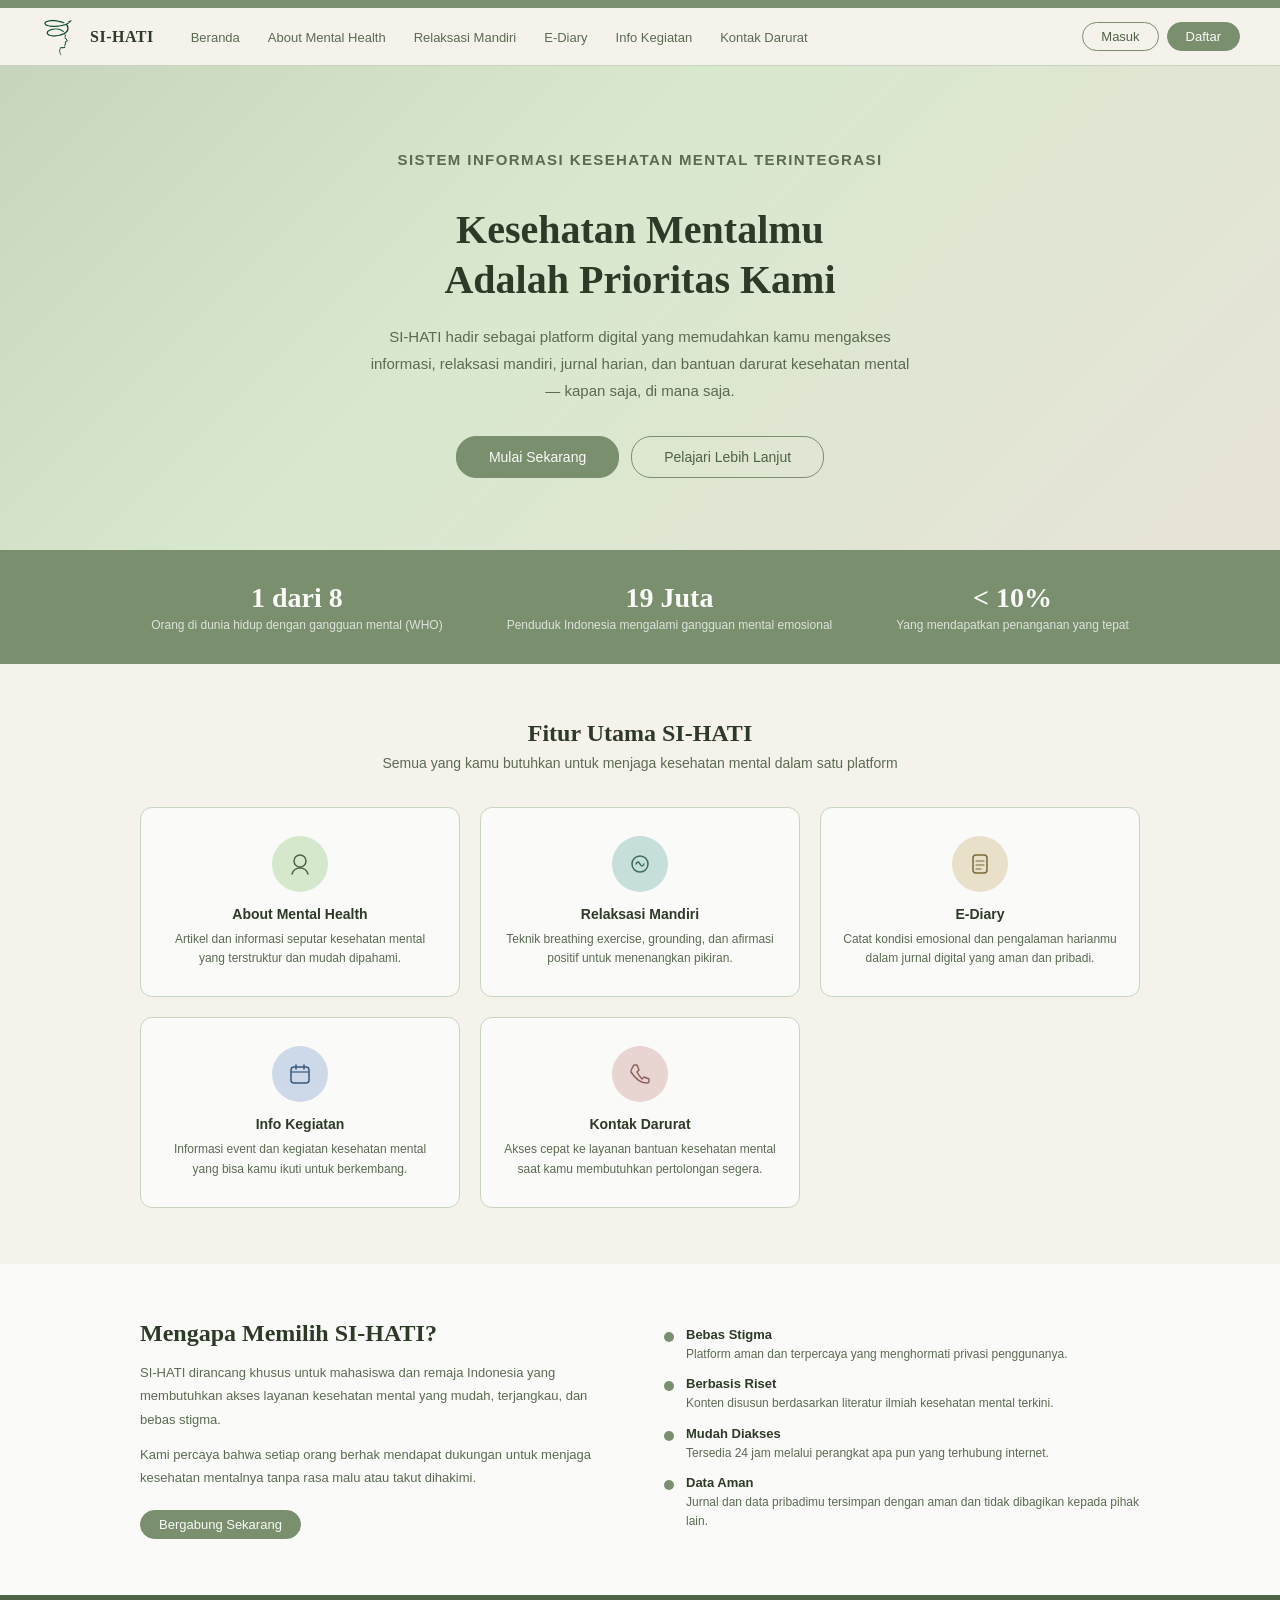
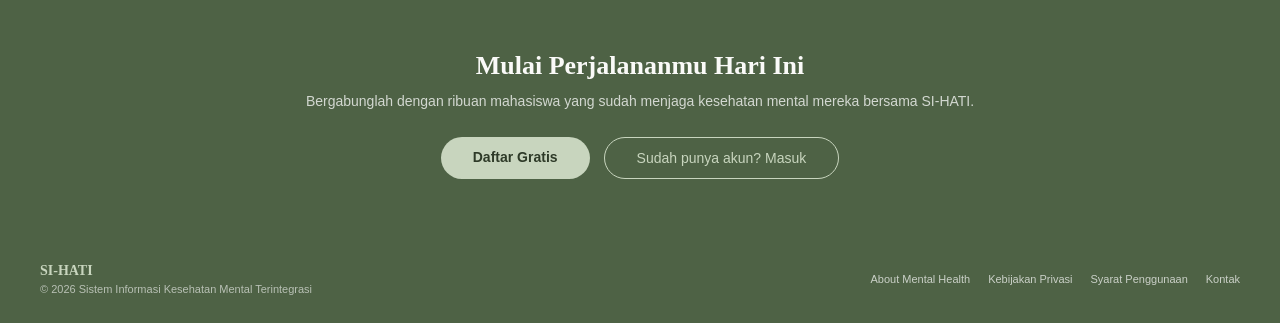
<file: views/index.html>
<!DOCTYPE html>
<html lang="id">
<head>
  <meta charset="UTF-8" />
  <meta name="viewport" content="width=device-width, initial-scale=1.0" />
  <title>SI-HATI — Sistem Informasi Kesehatan Mental</title>
  <link rel="stylesheet" href="../assets/css/style.css" />
  <style>
    .landing-hero {
      background: linear-gradient(135deg, #C8D5BE 0%, #D8E8CE 40%, #E8E3D8 100%);
      padding: 80px 40px 72px;
      text-align: center;
    }
    .landing-hero h1 {
      font-family: Georgia, serif;
      font-size: 40px;
      color: #2E3A28;
      line-height: 1.25;
      margin-bottom: 18px;
      max-width: 700px;
      margin-left: auto;
      margin-right: auto;
    }
    .landing-hero p {
      font-size: 15px;
      color: #5A6B52;
      line-height: 1.8;
      max-width: 540px;
      margin: 0 auto 32px;
    }
    .features { background: #F5F2EB; padding: 56px 40px; }
    .features-title { text-align: center; font-family: Georgia,serif; font-size: 24px; color: #2E3A28; margin-bottom: 8px; }
    .features-sub { text-align: center; font-size: 14px; color: #5A6B52; margin-bottom: 36px; }
    .feature-grid {
      display: grid;
      grid-template-columns: repeat(3, 1fr);
      gap: 20px;
      max-width: 1000px;
      margin: 0 auto;
    }
    @media (max-width: 900px) { .feature-grid { grid-template-columns: repeat(2,1fr); } }
    @media (max-width: 560px) { .feature-grid { grid-template-columns: 1fr; } }

    .feature-card {
      background: #FAFAF8;
      border: 1px solid #C8D5BE;
      border-radius: 12px;
      padding: 28px 22px;
      text-align: center;
      transition: border-color 0.2s, transform 0.2s, box-shadow 0.2s;
      cursor: pointer;
    }
    .feature-card:hover {
      border-color: #7A8F6E;
      transform: translateY(-3px);
      box-shadow: 0 6px 20px rgba(78,98,69,0.11);
    }
    .feature-icon {
      width: 56px;
      height: 56px;
      border-radius: 50%;
      display: flex;
      align-items: center;
      justify-content: center;
      margin: 0 auto 14px;
    }
    .fi-green  { background: #D6E8CC; }
    .fi-teal   { background: #C6DFDA; }
    .fi-amber  { background: #E8E0C8; }
    .fi-rose   { background: #E8D4D0; }
    .fi-blue   { background: #CDD8E8; }

    .feature-card h3 {
      font-size: 14px;
      font-weight: bold;
      color: #2E3A28;
      margin-bottom: 8px;
    }

    .feature-card p {
      font-size: 12px;
      color: #5A6B52;
      line-height: 1.6;
    }

    .why-section {
      padding: 56px 40px;
      background: #FAFAF8;
    }

    .why-inner {
      max-width: 1000px;
      margin: 0 auto;
      display: flex;
      gap: 48px;
      align-items: center;
      flex-wrap: wrap;
    }

    .why-text {
      flex: 1;
      min-width: 260px;
    }

    .why-text h2 {
      font-family: Georgia,serif;
      font-size: 24px;
      color: #2E3A28;
      margin-bottom: 14px;
    }

    .why-text p {
      font-size: 13px;
      color: #5A6B52;
      line-height: 1.8;
      margin-bottom: 12px;
    }

    .why-list {
      flex: 1;
      min-width: 260px;
      display: flex;
      flex-direction: column;
      gap: 12px;
    }

    .why-item {
      display: flex;
      align-items: flex-start;
      gap: 12px;
    }

    .why-dot {
      width: 10px;
      height: 10px;
      border-radius: 50%;
      background: #7A8F6E;
      margin-top: 5px;
      flex-shrink: 0;
    }

    .why-item-text h4 {
      font-size: 13px;
      font-weight: bold;
      color: #2E3A28;
      margin-bottom: 3px;
    }

    .why-item-text p {
      font-size: 12px;
      color: #5A6B52;
      line-height: 1.6;
    }

    .cta-section {
      background: #4E6245;
      padding: 56px 40px;
      text-align: center;
    }

    .cta-section h2 {
      font-family: Georgia,serif;
      font-size: 26px;
      color: #FAFAF8;
      margin-bottom: 12px;
    }

    .cta-section p {
      font-size: 14px;
      color: rgba(255,255,255,0.75);
      margin-bottom: 28px;
    }

    .cta-btns {
      display: flex;
      gap: 14px;
      justify-content: center;
      flex-wrap: wrap;
    }

    .cta-btn-main {
      background: #C8D5BE;
      color: #2E3A28;
      border: none;
      border-radius: 24px;
      padding: 12px 32px;
      font-size: 14px;
      font-weight: bold;
      cursor: pointer;
      transition: background 0.2s;
    }

    .cta-btn-main:hover {
      background: #FAFAF8;
    }

    .cta-btn-sec {
      background: transparent;
      color: #C8D5BE;
      border: 1.5px solid #C8D5BE;
      border-radius: 24px;
      padding: 12px 32px;
      font-size: 14px;
      cursor: pointer;
      transition: background 0.2s;
      display: inline-block;
    }

    .cta-btn-sec:hover {
      background: rgba(255,255,255,0.1);
    }

    .stats {
      background: #7A8F6E;
      padding: 32px 40px;
      display: flex;
      justify-content: center;
      gap: 64px;
      flex-wrap: wrap;
    }

    .stat-item {
      text-align: center;
    }

    .stat-num {
      font-family: Georgia,serif;
      font-size: 28px;
      font-weight: bold;
      color: #FAFAF8;
    }

    .stat-label {
      font-size: 12px;
      color: rgba(255,255,255,0.75);
      margin-top: 4px;
    }
  </style>
</head>
<body>

<div class="navbar-top"></div>

<nav class="navbar">
  <div class="navbar-brand">
    <img src="../assets/Image/logo.png" alt="Logo SI-HATI" style="width:40px; height:40px; object-fit:contain;" />
    <span class="brand-name">SI-HATI</span>
  </div>

  <ul class="nav-menu">
    <li><a href="../views/index.html" class="nav-link active">Beranda</a></li>
    <li><a href="../views/about.html" class="nav-link">About Mental Health</a></li>
    <li><a href="#" class="nav-link protected" onclick="goProtected('relaksasi.html');return false;">Relaksasi Mandiri</a></li>
    <li><a href="#" class="nav-link protected" onclick="goProtected('ediary.html');return false;">E-Diary</a></li>
    <li><a href="#" class="nav-link protected" onclick="goProtected('info-kegiatan.html');return false;">Info Kegiatan</a></li>
    <li><a href="#" class="nav-link protected" onclick="goProtected('kontak-darurat.html');return false;">Kontak Darurat</a></li>
  </ul>

  <div id="nav-auth-area"></div>
</nav>

<section class="landing-hero">
  <p class="hero-tag">Sistem Informasi Kesehatan Mental Terintegrasi</p>
  <h1>Kesehatan Mentalmu<br/>Adalah Prioritas Kami</h1>

  <p>
    SI-HATI hadir sebagai platform digital yang memudahkan kamu mengakses informasi,
    relaksasi mandiri, jurnal harian, dan bantuan darurat kesehatan mental —
    kapan saja, di mana saja.
  </p>

  <div class="hero-btns" style="justify-content:center;">
    <a href="../views/register.html" class="btn btn-solid" style="padding:12px 32px;font-size:14px;">
      Mulai Sekarang
    </a>

    <a href="../views/about.html" class="btn btn-outline" style="padding:12px 32px;font-size:14px;">
      Pelajari Lebih Lanjut
    </a>
  </div>
</section>

<div class="stats">
  <div class="stat-item">
    <div class="stat-num">1 dari 8</div>
    <div class="stat-label">Orang di dunia hidup dengan gangguan mental (WHO)</div>
  </div>

  <div class="stat-item">
    <div class="stat-num">19 Juta</div>
    <div class="stat-label">Penduduk Indonesia mengalami gangguan mental emosional</div>
  </div>

  <div class="stat-item">
    <div class="stat-num">&lt; 10%</div>
    <div class="stat-label">Yang mendapatkan penanganan yang tepat</div>
  </div>
</div>

<section class="features">
  <h2 class="features-title">Fitur Utama SI-HATI</h2>

  <p class="features-sub">
    Semua yang kamu butuhkan untuk menjaga kesehatan mental dalam satu platform
  </p>

  <div class="feature-grid">

    <div class="feature-card" onclick="window.location.href='about.html'">
      <div class="feature-icon fi-green">
        <svg width="28" height="28" viewBox="0 0 28 28" fill="none">
          <circle cx="14" cy="11" r="6" stroke="#4E6245" stroke-width="1.5" fill="none"/>
          <path d="M6 24 Q8 18 14 18 Q20 18 22 24" stroke="#4E6245" stroke-width="1.5" fill="none" stroke-linecap="round"/>
        </svg>
      </div>

      <h3>About Mental Health</h3>

      <p>
        Artikel dan informasi seputar kesehatan mental yang terstruktur dan mudah dipahami.
      </p>
    </div>

    <div class="feature-card" onclick="goProtected('relaksasi.html')">
      <div class="feature-icon fi-teal">
        <svg width="28" height="28" viewBox="0 0 28 28" fill="none">
          <circle cx="14" cy="14" r="8" stroke="#3A6B5E" stroke-width="1.5" fill="none"/>
          <path d="M10 14 Q12 10 14 14 Q16 18 18 14" stroke="#3A6B5E" stroke-width="1.5" fill="none" stroke-linecap="round"/>
        </svg>
      </div>

      <h3>Relaksasi Mandiri</h3>

      <p>
        Teknik breathing exercise, grounding, dan afirmasi positif untuk menenangkan pikiran.
      </p>
    </div>

    <div class="feature-card" onclick="goProtected('ediary.html')">
      <div class="feature-icon fi-amber">
        <svg width="28" height="28" viewBox="0 0 28 28" fill="none">
          <rect x="7" y="5" width="14" height="18" rx="3" stroke="#7A6A3A" stroke-width="1.5" fill="none"/>
          <line x1="10" y1="11" x2="18" y2="11" stroke="#7A6A3A" stroke-width="1.2" stroke-linecap="round"/>
          <line x1="10" y1="15" x2="18" y2="15" stroke="#7A6A3A" stroke-width="1.2" stroke-linecap="round"/>
          <line x1="10" y1="19" x2="15" y2="19" stroke="#7A6A3A" stroke-width="1.2" stroke-linecap="round"/>
        </svg>
      </div>

      <h3>E-Diary</h3>

      <p>
        Catat kondisi emosional dan pengalaman harianmu dalam jurnal digital yang aman dan pribadi.
      </p>
    </div>

    <div class="feature-card" onclick="goProtected('info-kegiatan.html')">
      <div class="feature-icon fi-blue">
        <svg width="28" height="28" viewBox="0 0 28 28" fill="none">
          <rect x="5" y="7" width="18" height="16" rx="3" stroke="#3A5A7A" stroke-width="1.5" fill="none"/>
          <line x1="5" y1="12" x2="23" y2="12" stroke="#3A5A7A" stroke-width="1.2"/>
          <line x1="10" y1="5" x2="10" y2="9" stroke="#3A5A7A" stroke-width="1.5" stroke-linecap="round"/>
          <line x1="18" y1="5" x2="18" y2="9" stroke="#3A5A7A" stroke-width="1.5" stroke-linecap="round"/>
        </svg>
      </div>

      <h3>Info Kegiatan</h3>

      <p>
        Informasi event dan kegiatan kesehatan mental yang bisa kamu ikuti untuk berkembang.
      </p>
    </div>

    <div class="feature-card" onclick="goProtected('kontak-darurat.html')">
      <div class="feature-icon fi-rose">
        <svg width="28" height="28" viewBox="0 0 28 28" fill="none">
          <path d="M7 7 Q7 5 9 5 L11 5 L13 10 L11 12 Q13 16 16 19 L18 17 L23 19 L23 21 Q23 23 21 23 Q12 23 5 12 Q5 9 7 7 Z"
            stroke="#8B5E5A" stroke-width="1.4" fill="none" stroke-linejoin="round"/>
        </svg>
      </div>

      <h3>Kontak Darurat</h3>

      <p>
        Akses cepat ke layanan bantuan kesehatan mental saat kamu membutuhkan pertolongan segera.
      </p>
    </div>

  </div>
</section>

<section class="why-section">
  <div class="why-inner">

    <div class="why-text">
      <h2>Mengapa Memilih SI-HATI?</h2>

      <p>
        SI-HATI dirancang khusus untuk mahasiswa dan remaja Indonesia yang membutuhkan
        akses layanan kesehatan mental yang mudah, terjangkau, dan bebas stigma.
      </p>

      <p>
        Kami percaya bahwa setiap orang berhak mendapat dukungan untuk menjaga
        kesehatan mentalnya tanpa rasa malu atau takut dihakimi.
      </p>

      <a href="../views/register.html" class="btn btn-solid" style="margin-top:8px; display:inline-block;">
        Bergabung Sekarang
      </a>
    </div>

    <div class="why-list">

      <div class="why-item">
        <div class="why-dot"></div>

        <div class="why-item-text">
          <h4>Bebas Stigma</h4>
          <p>Platform aman dan terpercaya yang menghormati privasi penggunanya.</p>
        </div>
      </div>

      <div class="why-item">
        <div class="why-dot"></div>

        <div class="why-item-text">
          <h4>Berbasis Riset</h4>
          <p>Konten disusun berdasarkan literatur ilmiah kesehatan mental terkini.</p>
        </div>
      </div>

      <div class="why-item">
        <div class="why-dot"></div>

        <div class="why-item-text">
          <h4>Mudah Diakses</h4>
          <p>Tersedia 24 jam melalui perangkat apa pun yang terhubung internet.</p>
        </div>
      </div>

      <div class="why-item">
        <div class="why-dot"></div>

        <div class="why-item-text">
          <h4>Data Aman</h4>
          <p>
            Jurnal dan data pribadimu tersimpan dengan aman dan tidak dibagikan
            kepada pihak lain.
          </p>
        </div>
      </div>

    </div>
  </div>
</section>

<section class="cta-section">
  <h2>Mulai Perjalananmu Hari Ini</h2>

  <p>
    Bergabunglah dengan ribuan mahasiswa yang sudah menjaga kesehatan mental mereka bersama SI-HATI.
  </p>

  <div class="cta-btns">
    <a href="../views/register.html" class="cta-btn-main">Daftar Gratis</a>
    <a href="../views/login.html" class="cta-btn-sec">Sudah punya akun? Masuk</a>
  </div>
</section>

<footer class="footer">
  <div>
    <div class="footer-brand">SI-HATI</div>
    <p>&copy; 2026 Sistem Informasi Kesehatan Mental Terintegrasi</p>
  </div>

  <div class="footer-links">
    <a href="../views/about.html">About Mental Health</a>
    <a href="#">Kebijakan Privasi</a>
    <a href="#">Syarat Penggunaan</a>
    <a href="#">Kontak</a>
  </div>
</footer>

<div class="toast" id="toast"></div>

<script src="../assets/js/script.js"></script>
</body>
</html>
</file>
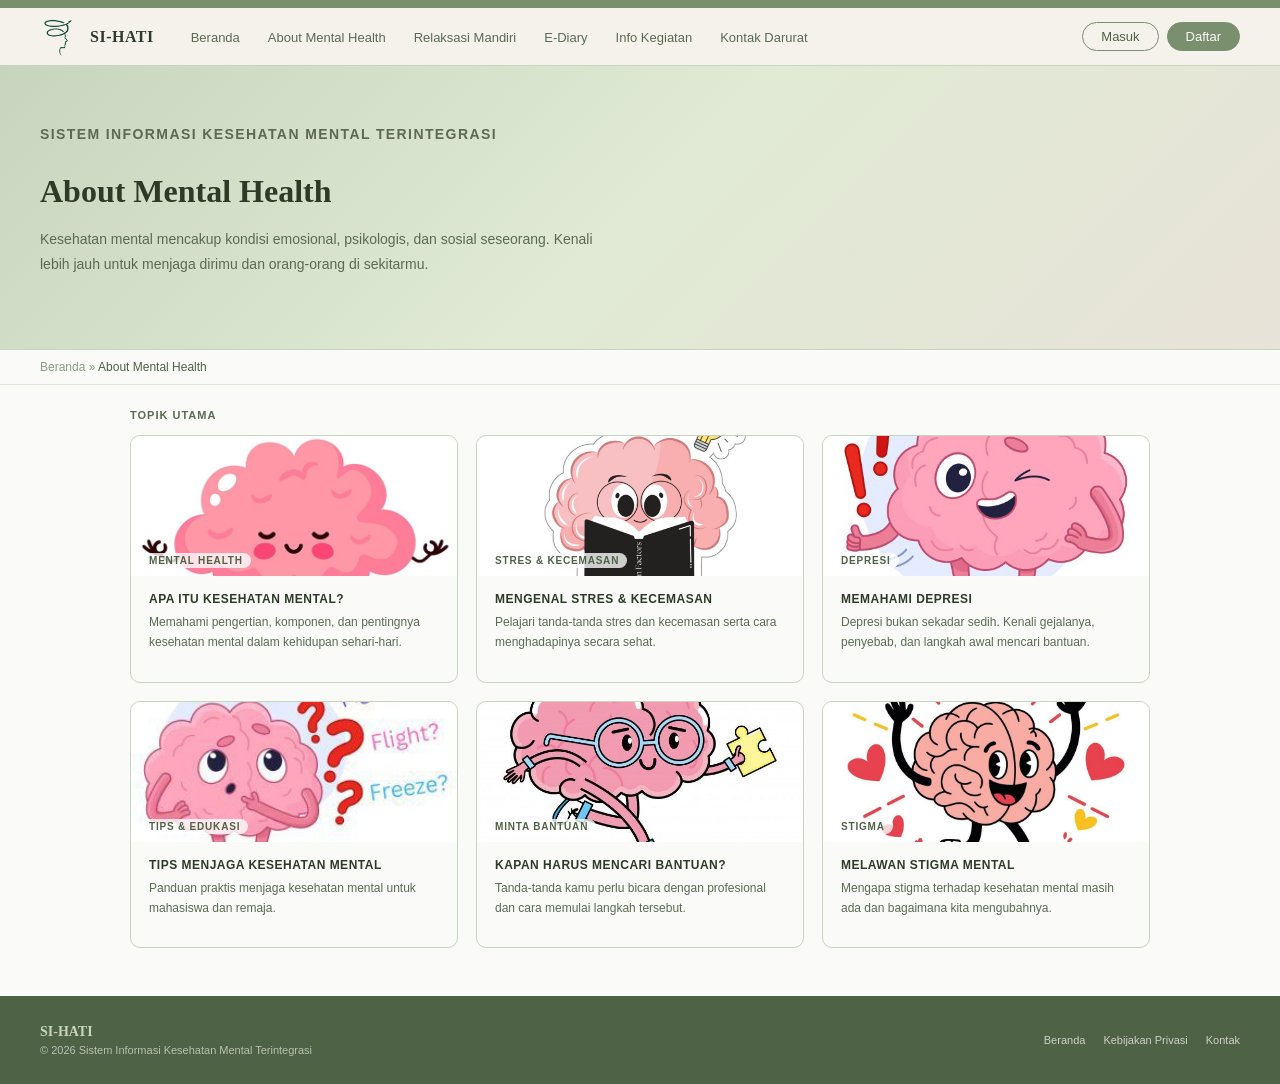
<file: views/about.html>
<!DOCTYPE html>
<html lang="id">
<head>
  <meta charset="UTF-8"/>
  <meta name="viewport" content="width=device-width, initial-scale=1.0"/>
  <title>SI-HATI - About Mental Health</title>
  <link rel="stylesheet" href="../assets/css/style.css"/>
</head>
<body>

<div class="navbar-top"></div>

<nav class="navbar">
  <div class="navbar-brand">
    <img src="../assets/Image/logo.png" style="width:40px; height:40px; object-fit:contain;" />
    <span class="brand-name">SI-HATI</span>
  </div>

  <ul class="nav-menu">
    <li><a href="../views/index.html" class="nav-link">Beranda</a></li>
    <li><a href="../views/about.html" class="nav-link active">About Mental Health</a></li>
    <li><a href="#" class="nav-link" onclick="goProtected('relaksasi.html');return false;">Relaksasi Mandiri</a></li>
    <li><a href="#" class="nav-link" onclick="goProtected('ediary.html');return false;">E-Diary</a></li>
    <li><a href="#" class="nav-link" onclick="goProtected('info-kegiatan.html');return false;">Info Kegiatan</a></li>
    <li><a href="#" class="nav-link" onclick="goProtected('kontak-darurat.html');return false;">Kontak Darurat</a></li>
  </ul>

  <div id="nav-auth-area"></div>
</nav>

<section class="hero">
  <p class="hero-tag">Sistem Informasi Kesehatan Mental Terintegrasi</p>

  <h1>About Mental Health</h1>

  <p>
    Kesehatan mental mencakup kondisi emosional, psikologis, dan sosial seseorang.
    Kenali lebih jauh untuk menjaga dirimu dan orang-orang di sekitarmu.
  </p>
</section>

<div class="breadcrumb">
  Beranda &raquo; <span>About Mental Health</span>
</div>

<div class="container">

  <p class="section-label">Topik Utama</p>

  <div class="card-grid">

    <div class="card" onclick="openModal('modal1')">

      <div class="card-thumb thumb-green">
        <img src="../assets/Image/1.png" alt="Kesehatan Mental" style="width:100%; height:100%; object-fit:cover; position:absolute; top:0; left:0;" />
        <span class="thumb-label">Mental Health</span>
      </div>

      <div class="card-body">
        <h3 class="card-title">Apa itu Kesehatan Mental?</h3>

        <p class="card-desc">
          Memahami pengertian, komponen, dan pentingnya kesehatan mental dalam kehidupan sehari-hari.
        </p>
      </div>

    </div>

    <div class="card" onclick="openModal('modal2')">

      <div class="card-thumb thumb-teal">
        <img src="../assets/Image/2.png" alt="Stres & Kecemasan" style="width:100%; height:100%; object-fit:cover; position:absolute; top:0; left:0;" />
        <span class="thumb-label">Stres & Kecemasan</span>
      </div>

      <div class="card-body">
        <h3 class="card-title">Mengenal Stres & Kecemasan</h3>

        <p class="card-desc">
          Pelajari tanda-tanda stres dan kecemasan serta cara menghadapinya secara sehat.
        </p>
      </div>

    </div>

    <div class="card" onclick="openModal('modal3')">

      <div class="card-thumb thumb-rose">
        <img src="../assets/Image/3.png" alt="Depresi" style="width:100%; height:100%; object-fit:cover; position:absolute; top:0; left:0;" />
        <span class="thumb-label">Depresi</span>
      </div>

      <div class="card-body">
        <h3 class="card-title">Memahami Depresi</h3>

        <p class="card-desc">
          Depresi bukan sekadar sedih. Kenali gejalanya, penyebab, dan langkah awal mencari bantuan.
        </p>
      </div>

    </div>

    <div class="card" onclick="openModal('modal4')">

      <div class="card-thumb thumb-amber">
        <img src="../assets/Image/4.png" alt="Tips & Edukasi" style="width:100%; height:100%; object-fit:cover; position:absolute; top:0; left:0;" />
        <span class="thumb-label">Tips & Edukasi</span>
      </div>

      <div class="card-body">
        <h3 class="card-title">Tips Menjaga Kesehatan Mental</h3>

        <p class="card-desc">
          Panduan praktis menjaga kesehatan mental untuk mahasiswa dan remaja.
        </p>
      </div>

    </div>

    <div class="card" onclick="openModal('modal5')">

      <div class="card-thumb thumb-blue">
        <img src="../assets/Image/5.png" alt="Minta Bantuan" style="width:100%; height:100%; object-fit:cover; position:absolute; top:0; left:0;" />
        <span class="thumb-label">Minta Bantuan</span>
      </div>

      <div class="card-body">
        <h3 class="card-title">Kapan Harus Mencari Bantuan?</h3>

        <p class="card-desc">
          Tanda-tanda kamu perlu bicara dengan profesional dan cara memulai langkah tersebut.
        </p>
      </div>

    </div>

    <div class="card" onclick="openModal('modal6')">

      <div class="card-thumb thumb-green">
        <img src="../assets/Image/6.png" alt="Stigma" style="width:100%; height:100%; object-fit:cover; position:absolute; top:0; left:0;" />
        <span class="thumb-label">Stigma</span>
      </div>

      <div class="card-body">
        <h3 class="card-title">Melawan Stigma Mental</h3>

        <p class="card-desc">
          Mengapa stigma terhadap kesehatan mental masih ada dan bagaimana kita mengubahnya.
        </p>
      </div>

    </div>

  </div>
</div>

<div class="modal-overlay" id="modal1">
  <div class="modal-box">

    <button class="modal-close" onclick="closeModal('modal1')">
      &times;
    </button>

    <p class="modal-tag">Mental Health</p>

    <h2 class="modal-title">Apa itu Kesehatan Mental?</h2>

    <div class="modal-body">
      <p>
        Kesehatan mental adalah kondisi di mana seseorang dapat menyadari potensinya,
        mampu menghadapi tekanan kehidupan normal, bekerja secara produktif,
        dan berkontribusi pada komunitasnya.
      </p>

      <p>
        Kesehatan mental mencakup dimensi emosional,
        psikologis, dan sosial.
      </p>

      <p>
        Sama seperti kesehatan fisik,
        kesehatan mental bisa berubah sewaktu-waktu.
      </p>

      <p><strong>Tanda kesehatan mental yang baik:</strong></p>

      <p>
        Mampu mengelola stres,
        memiliki hubungan sosial yang positif,
        dan nyaman dengan diri sendiri.
      </p>
    </div>

  </div>
</div>

<div class="modal-overlay" id="modal2">
  <div class="modal-box">

    <button class="modal-close" onclick="closeModal('modal2')">
      &times;
    </button>

    <p class="modal-tag">Stres & Kecemasan</p>

    <h2 class="modal-title">Mengenal Stres & Kecemasan</h2>

    <div class="modal-body">

      <p>
        Stres adalah respons tubuh terhadap tekanan.
      </p>

      <p>
        Kecemasan adalah rasa takut atau khawatir
        yang muncul terhadap suatu ancaman.
      </p>

      <p>
        <strong>Gejala:</strong>
        sulit tidur,
        mudah marah,
        sulit fokus,
        dan mudah lelah.
      </p>

      <p>
        <strong>Cara mengelola:</strong>
        olahraga,
        tidur cukup,
        dan relaksasi.
      </p>

    </div>
  </div>
</div>

<div class="modal-overlay" id="modal3">
  <div class="modal-box">

    <button class="modal-close" onclick="closeModal('modal3')">
      &times;
    </button>

    <p class="modal-tag">Depresi</p>

    <h2 class="modal-title">Memahami Depresi</h2>

    <div class="modal-body">

      <p>
        Depresi adalah gangguan suasana hati
        yang memengaruhi aktivitas sehari-hari.
      </p>

      <p>
        <strong>Gejala:</strong>
        sedih berkepanjangan,
        kehilangan minat,
        dan kelelahan ekstrem.
      </p>

      <p>
        Depresi bukan kelemahan
        dan dapat ditangani dengan bantuan profesional.
      </p>

    </div>
  </div>
</div>

<div class="modal-overlay" id="modal4">
  <div class="modal-box">

    <button class="modal-close" onclick="closeModal('modal4')">
      &times;
    </button>

    <p class="modal-tag">Tips & Edukasi</p>

    <h2 class="modal-title">Tips Menjaga Kesehatan Mental</h2>

    <div class="modal-body">

      <p><strong>1.</strong> Tidur cukup.</p>
      <p><strong>2.</strong> Olahraga teratur.</p>
      <p><strong>3.</strong> Batasi media sosial.</p>
      <p><strong>4.</strong> Bangun koneksi sosial.</p>
      <p><strong>5.</strong> Praktikkan mindfulness.</p>
      <p><strong>6.</strong> Jangan takut meminta bantuan.</p>

    </div>
  </div>
</div>

<div class="modal-overlay" id="modal5">
  <div class="modal-box">

    <button class="modal-close" onclick="closeModal('modal5')">
      &times;
    </button>

    <p class="modal-tag">Minta Bantuan</p>

    <h2 class="modal-title">Kapan Harus Mencari Bantuan?</h2>

    <div class="modal-body">

      <p>
        Bantuan profesional diperlukan jika kondisi emosional
        mulai mengganggu aktivitas sehari-hari.
      </p>

      <p>
        Kamu bisa berbicara dengan orang terpercaya,
        konselor,
        atau layanan kesehatan mental.
      </p>

    </div>
  </div>
</div>

<div class="modal-overlay" id="modal6">
  <div class="modal-box">

    <button class="modal-close" onclick="closeModal('modal6')">
      &times;
    </button>

    <p class="modal-tag">Stigma</p>

    <h2 class="modal-title">Melawan Stigma Mental</h2>

    <div class="modal-body">

      <p>
        Stigma membuat banyak orang takut mencari bantuan.
      </p>

      <p>
        Gangguan mental adalah kondisi medis,
        bukan kelemahan pribadi.
      </p>

      <p>
        Edukasi dan empati dapat membantu
        mengurangi stigma kesehatan mental.
      </p>

    </div>
  </div>
</div>

<footer class="footer">

  <div>
    <div class="footer-brand">SI-HATI</div>
    <p>&copy; 2026 Sistem Informasi Kesehatan Mental Terintegrasi</p>
  </div>

  <div class="footer-links">
    <a href="../views/index.html">Beranda</a>
    <a href="#">Kebijakan Privasi</a>
    <a href="#">Kontak</a>
  </div>

</footer>

<div class="toast" id="toast"></div>

<script src="../assets/js/script.js"></script>

<script>
  function openModal(id) {
    document.getElementById(id).classList.add("open");
    document.body.style.overflow = "hidden";
  }

  function closeModal(id) {
    document.getElementById(id).classList.remove("open");
    document.body.style.overflow = "";
  }

  document.querySelectorAll(".modal-overlay").forEach(function(el) {
    el.addEventListener("click", function(e) {
      if (e.target === el) {
        closeModal(el.id);
      }
    });
  });
</script>

</body>
</html>
</file>
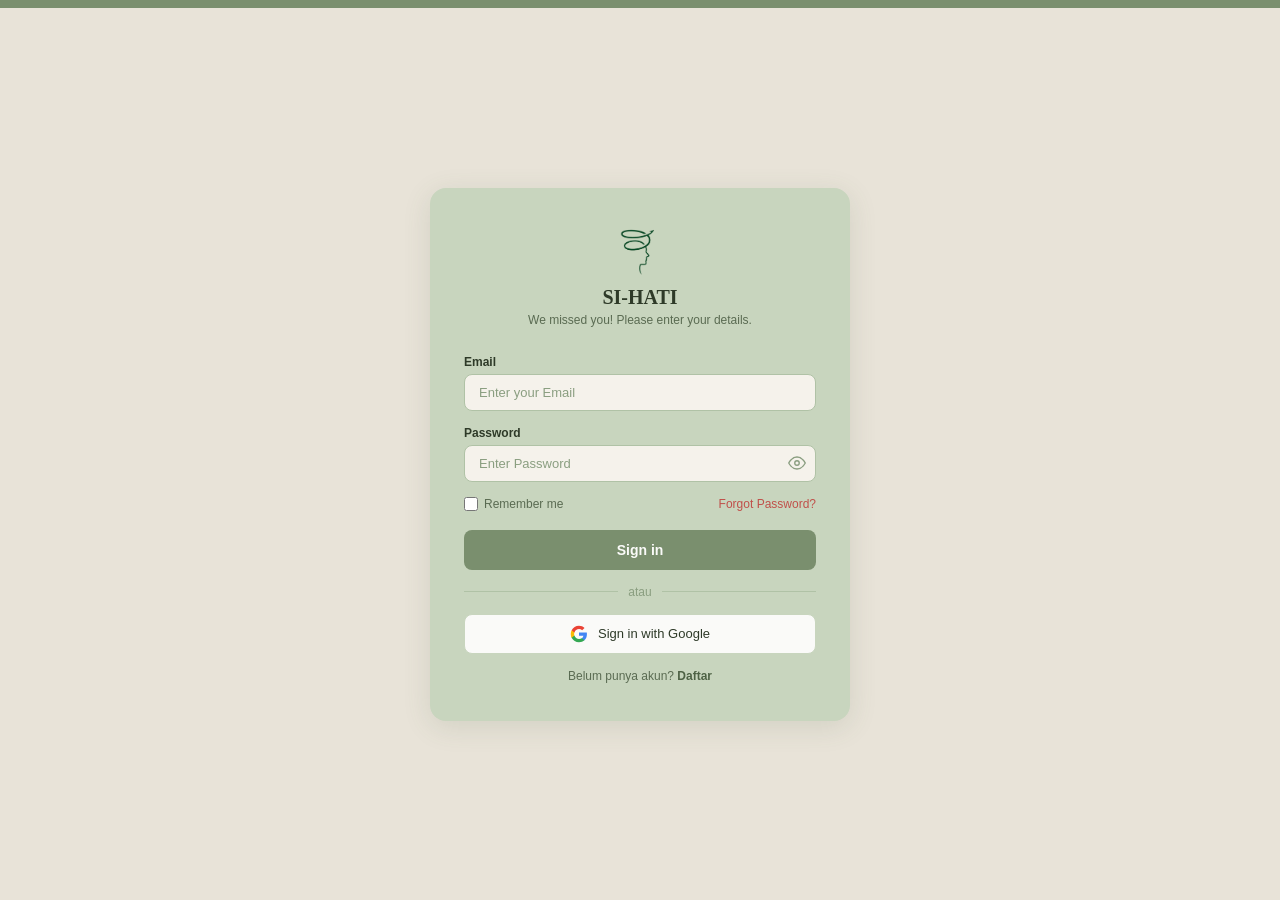
<file: views/ediary.html>
<!DOCTYPE html>
<html lang="id">
<head>
  <meta charset="UTF-8"/>
  <meta name="viewport" content="width=device-width, initial-scale=1.0"/>
  <title>SI-HATI — E-Diary</title>
  <link rel="stylesheet" href="../assets/css/style.css"/>
  <style>
    .diary-layout { display: grid; grid-template-columns: 1fr 1.4fr; gap: 28px; padding-top: 28px; }
    @media (max-width: 768px) { .diary-layout { grid-template-columns: 1fr; } }

    .diary-form-box {
      background: #FAFAF8; border: 1px solid #C8D5BE;
      border-radius: 12px; padding: 24px;
    }

    .diary-form-box h2 {
      font-family: Georgia,serif;
      font-size: 17px;
      color: #2E3A28;
      margin-bottom: 20px;
    }

    .form-field {
      display: flex;
      flex-direction: column;
      gap: 5px;
      margin-bottom: 16px;
    }

    .form-field label {
      font-size: 12px;
      font-weight: bold;
      color: #2E3A28;
    }

    .form-field input,
    .form-field textarea,
    .form-field select {
      font-size: 13px;
      padding: 10px 13px;
      border: 1px solid #C8D5BE;
      border-radius: 8px;
      background: #F5F2EB;
      color: #2E3A28;
      outline: none;
      font-family: Arial, sans-serif;
      transition: border-color 0.2s;
    }

    .form-field input:focus,
    .form-field textarea:focus {
      border-color: #7A8F6E;
    }

    .form-field textarea {
      resize: vertical;
      min-height: 110px;
    }

    .mood-row {
      display: flex;
      gap: 10px;
      flex-wrap: wrap;
    }

    .mood-btn {
      width: 44px;
      height: 44px;
      border-radius: 50%;
      font-size: 22px;
      border: 2px solid transparent;
      background: #F5F2EB;
      cursor: pointer;
      transition: border-color 0.18s, transform 0.15s;
      display: flex;
      align-items: center;
      justify-content: center;
    }

    .mood-btn:hover {
      transform: scale(1.15);
    }

    .mood-btn.selected {
      border-color: #7A8F6E;
      background: #C8D5BE;
    }

    .btn-save {
      width: 100%;
      padding: 12px;
      background: #7A8F6E;
      color: #FAFAF8;
      border: none;
      border-radius: 8px;
      font-size: 14px;
      font-weight: bold;
      cursor: pointer;
      transition: background 0.2s;
      margin-top: 4px;
    }

    .btn-save:hover {
      background: #4E6245;
    }

    .diary-history h2 {
      font-family: Georgia,serif;
      font-size: 17px;
      color: #2E3A28;
      margin-bottom: 16px;
      padding-top: 28px;
    }

    .diary-empty {
      text-align: center;
      padding: 40px;
      color: #8A9E80;
      font-size: 13px;
    }

    .diary-item {
      background: #FAFAF8;
      border: 1px solid #C8D5BE;
      border-radius: 10px;
      padding: 16px 18px;
      margin-bottom: 12px;
      position: relative;
    }

    .diary-item-header {
      display: flex;
      align-items: center;
      gap: 10px;
      margin-bottom: 8px;
    }

    .diary-item-mood {
      font-size: 22px;
    }

    .diary-item-meta {
      flex: 1;
    }

    .diary-item-title {
      font-size: 14px;
      font-weight: bold;
      color: #2E3A28;
    }

    .diary-item-date {
      font-size: 11px;
      color: #8A9E80;
      margin-top: 2px;
    }

    .diary-item-body {
      font-size: 13px;
      color: #5A6B52;
      line-height: 1.65;
    }

    .diary-item-delete {
      position: absolute;
      top: 14px;
      right: 14px;
      background: none;
      border: none;
      cursor: pointer;
      font-size: 16px;
      color: #C8D5BE;
      transition: color 0.15s;
    }

    .diary-item-delete:hover {
      color: #c0504a;
    }

    .diary-count {
      font-size: 12px;
      color: #8A9E80;
      margin-bottom: 12px;
    }

    .filter-row {
      display: flex;
      gap: 8px;
      flex-wrap: wrap;
      margin-bottom: 16px;
      align-items: center;
    }

    .filter-row span {
      font-size: 12px;
      color: #5A6B52;
      font-weight: bold;
    }

    .filter-btn {
      padding: 5px 14px;
      border-radius: 16px;
      font-size: 12px;
      border: 1px solid #C8D5BE;
      background: #FAFAF8;
      color: #5A6B52;
      cursor: pointer;
      transition: background 0.18s;
    }

    .filter-btn.active {
      background: #7A8F6E;
      color: #FAFAF8;
      border-color: #7A8F6E;
    }
  </style>
</head>
<body>

<div class="navbar-top"></div>

<nav class="navbar">
  <div class="navbar-brand">
    <img src="../assets/Image/logo.png" alt="Logo SI-HATI" style="width:40px; height:40px; object-fit:contain;" />
    <span class="brand-name">SI-HATI</span>
  </div>

  <ul class="nav-menu">
    <li><a href="../views/index.html" class="nav-link">Beranda</a></li>
    <li><a href="../views/about.html" class="nav-link">About Mental Health</a></li>
    <li><a href="../views/relaksasi.html" class="nav-link">Relaksasi Mandiri</a></li>
    <li><a href="../views/ediary.html" class="nav-link active">E-Diary</a></li>
    <li><a href="../views/info-kegiatan.html" class="nav-link">Info Kegiatan</a></li>
    <li><a href="../views/kontak-darurat.html" class="nav-link">Kontak Darurat</a></li>
  </ul>

  <div id="nav-auth-area"></div>
</nav>

<section class="hero">
  <p class="hero-tag">E-Diary</p>
  <h1>Jurnal Harian Digitalmu</h1>
  <p>Catat perasaan dan pengalamanmu setiap hari. Menulis jurnal terbukti membantu mengelola emosi dan meningkatkan kesadaran diri.</p>
</section>

<div class="breadcrumb">
  Beranda &raquo; <span>E-Diary</span>
</div>

<div class="container">
  <div class="diary-layout">

    <div>
      <div class="diary-form-box">
        <h2>✏️ Tulis Catatan Baru</h2>

        <div class="form-field">
          <label>Tanggal</label>
          <input type="date" id="diaryDate"/>
        </div>

        <div class="form-field">
          <label>Judul</label>
          <input type="text" id="diaryTitle" placeholder="Judul catatan harianmu..."/>
        </div>

        <div class="form-field">
          <label>Bagaimana perasaanmu hari ini?</label>

          <div class="mood-row" id="moodRow">
            <button type="button" class="mood-btn" onclick="selectMood(this,'😊','Senang')" title="Senang">😊</button>
            <button type="button" class="mood-btn" onclick="selectMood(this,'😌','Tenang')" title="Tenang">😌</button>
            <button type="button" class="mood-btn" onclick="selectMood(this,'😐','Biasa')" title="Biasa">😐</button>
            <button type="button" class="mood-btn" onclick="selectMood(this,'😔','Sedih')" title="Sedih">😔</button>
            <button type="button" class="mood-btn" onclick="selectMood(this,'😰','Cemas')" title="Cemas">😰</button>
            <button type="button" class="mood-btn" onclick="selectMood(this,'😠','Marah')" title="Marah">😠</button>
            <button type="button" class="mood-btn" onclick="selectMood(this,'😴','Lelah')" title="Lelah">😴</button>
          </div>
        </div>

        <div class="form-field">
          <label>Ceritakan harimu</label>
          <textarea id="diaryContent" placeholder="Tuliskan apa yang kamu rasakan, pikirkan, atau alami hari ini..."></textarea>
        </div>

        <button class="btn-save" onclick="saveDiary()">Simpan Catatan</button>
      </div>
    </div>

    <div class="diary-history">
      <h2>📖 Riwayat Catatan</h2>

      <div class="filter-row">
        <span>Filter mood:</span>

        <button class="filter-btn active" onclick="filterDiary(this,'all')">Semua</button>
        <button class="filter-btn" onclick="filterDiary(this,'😊')">😊</button>
        <button class="filter-btn" onclick="filterDiary(this,'😌')">😌</button>
        <button class="filter-btn" onclick="filterDiary(this,'😐')">😐</button>
        <button class="filter-btn" onclick="filterDiary(this,'😔')">😔</button>
        <button class="filter-btn" onclick="filterDiary(this,'😰')">😰</button>
        <button class="filter-btn" onclick="filterDiary(this,'😠')">😠</button>
        <button class="filter-btn" onclick="filterDiary(this,'😴')">😴</button>
      </div>

      <div class="diary-count" id="diaryCount"></div>
      <div id="diaryList"></div>
    </div>

  </div>
</div>

<footer class="footer">
  <div>
    <div class="footer-brand">SI-HATI</div>
    <p>&copy; 2026 Sistem Informasi Kesehatan Mental Terintegrasi</p>
  </div>

  <div class="footer-links">
    <a href="../views/index.html">Beranda</a>
    <a href="../views/about.html">About</a>
    <a href="#">Kontak</a>
  </div>
</footer>

<div class="toast" id="toast"></div>

<script src="../assets/js/script.js"></script>

<script>
  document.addEventListener("DOMContentLoaded", function() {
    requireLogin();

    var today = new Date().toISOString().split("T")[0];
    document.getElementById("diaryDate").value = today;

    renderDiary("all");
  });

  var selectedMood = "";
  var selectedMoodLabel = "";
  var currentFilter = "all";

  function selectMood(btn, emoji, label) {
    document.querySelectorAll(".mood-btn").forEach(function(b) {
      b.classList.remove("selected");
    });

    btn.classList.add("selected");

    selectedMood = emoji;
    selectedMoodLabel = label;
  }

  function saveDiary() {
    var date = document.getElementById("diaryDate").value;
    var title = document.getElementById("diaryTitle").value.trim();
    var content = document.getElementById("diaryContent").value.trim();

    if (!date) {
      showToast("Pilih tanggal terlebih dahulu.");
      return;
    }

    if (!title) {
      showToast("Judul tidak boleh kosong.");
      return;
    }

    if (!content) {
      showToast("Isi catatan tidak boleh kosong.");
      return;
    }

    if (!selectedMood) {
      showToast("Pilih mood harianmu.");
      return;
    }

    var user = sessionGet();
    var key = "sihati_diary_" + (user ? user.email : "guest");

    var raw = localStorage.getItem(key);
    var entries = raw ? JSON.parse(raw) : [];

    entries.unshift({
      id: Date.now(),
      date: date,
      title: title,
      content: content,
      mood: selectedMood,
      moodLabel: selectedMoodLabel
    });

    localStorage.setItem(key, JSON.stringify(entries));

    document.getElementById("diaryTitle").value = "";
    document.getElementById("diaryContent").value = "";

    document.querySelectorAll(".mood-btn").forEach(function(b) {
      b.classList.remove("selected");
    });

    selectedMood = "";
    selectedMoodLabel = "";

    showToast("Catatan berhasil disimpan!");

    renderDiary(currentFilter);
  }

  function renderDiary(filter) {
    currentFilter = filter;

    var user = sessionGet();
    var key = "sihati_diary_" + (user ? user.email : "guest");

    var raw = localStorage.getItem(key);
    var entries = raw ? JSON.parse(raw) : [];

    var filtered = filter === "all"
      ? entries
      : entries.filter(function(e) {
          return e.mood === filter;
        });

    var list = document.getElementById("diaryList");
    var count = document.getElementById("diaryCount");

    count.textContent = filtered.length + " catatan ditemukan";

    if (filtered.length === 0) {
      list.innerHTML = '<div class="diary-empty">Belum ada catatan. Mulai tulis harimu!</div>';
      return;
    }

    list.innerHTML = filtered.map(function(e) {
      var d = new Date(e.date);

      var dateStr = d.toLocaleDateString("id-ID", {
        weekday: "long",
        year: "numeric",
        month: "long",
        day: "numeric"
      });

      return '<div class="diary-item">' +
        '<div class="diary-item-header">' +
          '<span class="diary-item-mood">' + e.mood + '</span>' +
          '<div class="diary-item-meta">' +
            '<div class="diary-item-title">' + e.title + '</div>' +
            '<div class="diary-item-date">' + dateStr + ' &bull; ' + e.moodLabel + '</div>' +
          '</div>' +
        '</div>' +
        '<div class="diary-item-body">' + e.content + '</div>' +
        '<button class="diary-item-delete" onclick="deleteDiary(' + e.id + ')" title="Hapus">&times;</button>' +
      '</div>';
    }).join("");
  }

  function deleteDiary(id) {
    if (!confirm("Hapus catatan ini?")) {
      return;
    }

    var user = sessionGet();
    var key = "sihati_diary_" + (user ? user.email : "guest");

    var raw = localStorage.getItem(key);
    var entries = raw ? JSON.parse(raw) : [];

    entries = entries.filter(function(e) {
      return e.id !== id;
    });

    localStorage.setItem(key, JSON.stringify(entries));

    showToast("Catatan dihapus.");

    renderDiary(currentFilter);
  }

  function filterDiary(btn, filter) {
    document.querySelectorAll(".filter-btn").forEach(function(b) {
      b.classList.remove("active");
    });

    btn.classList.add("active");

    renderDiary(filter);
  }
</script>

</body>
</html>
</file>
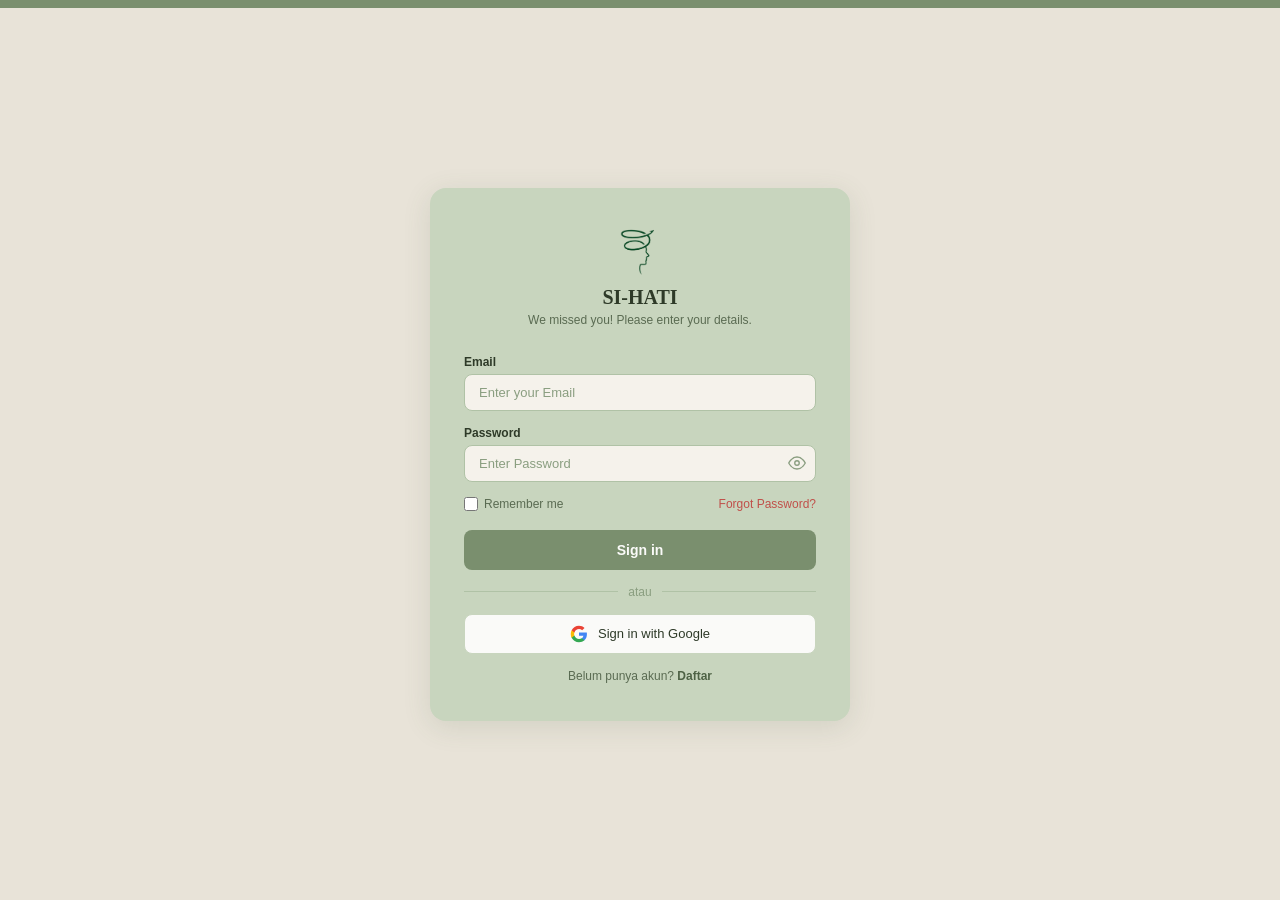
<file: views/info-kegiatan.html>
<!DOCTYPE html>
<html lang="id">
<head>
  <meta charset="UTF-8"/>
  <meta name="viewport" content="width=device-width, initial-scale=1.0"/>
  <title>SI-HATI — Info Kegiatan</title>
  <link rel="stylesheet" href="../assets/css/style.css"/>
  <style>
    .event-grid { display: grid; grid-template-columns: repeat(2,1fr); gap: 20px; padding-top: 8px; }
    @media (max-width: 768px) { .event-grid { grid-template-columns: 1fr; } }

    .event-card {
      background: #FAFAF8; border: 1px solid #C8D5BE;
      border-radius: 12px; overflow: hidden;
      transition: border-color 0.2s, box-shadow 0.2s, transform 0.2s;
    }
    .event-card:hover { border-color: #7A8F6E; box-shadow: 0 6px 20px rgba(78,98,69,0.12); transform: translateY(-2px); }

    .event-banner {
      height: 120px; display: flex; align-items: center;
      justify-content: center; position: relative;
      font-size: 40px;
    }
    .eb-green  { background: linear-gradient(135deg,#D6E8CC,#C8D5BE); }
    .eb-teal   { background: linear-gradient(135deg,#C6DFDA,#B8D4CE); }
    .eb-amber  { background: linear-gradient(135deg,#E8E0C8,#DDD4B8); }
    .eb-blue   { background: linear-gradient(135deg,#CDD8E8,#BCCCD8); }
    .eb-rose   { background: linear-gradient(135deg,#E8D4D0,#DCC8C4); }
    .eb-purple { background: linear-gradient(135deg,#DDD8E8,#CCC4D8); }

    .event-tag {
      position: absolute; top: 10px; left: 12px;
      font-size: 10px; font-weight: bold;
      background: rgba(255,255,255,0.82); color: #4E6245;
      padding: 3px 10px; border-radius: 12px;
      text-transform: uppercase; letter-spacing: 0.7px;
    }
    .event-date-badge {
      position: absolute; top: 10px; right: 12px;
      background: #4E6245; color: #FAFAF8;
      font-size: 10px; font-weight: bold;
      padding: 3px 10px; border-radius: 12px;
    }

    .event-body { padding: 18px 20px; }
    .event-title { font-family: Georgia,serif; font-size: 15px; color: #2E3A28; margin-bottom: 6px; }
    .event-meta { display: flex; gap: 14px; margin-bottom: 10px; flex-wrap: wrap; }
    .event-meta span { font-size: 11px; color: #8A9E80; display: flex; align-items: center; gap: 4px; }
    .event-desc { font-size: 12px; color: #5A6B52; line-height: 1.65; margin-bottom: 16px; }
    .event-footer { display: flex; align-items: center; justify-content: space-between; }
    .event-slots { font-size: 11px; color: #8A9E80; }
    .btn-daftar {
      padding: 8px 20px; border-radius: 16px;
      font-size: 12px; font-weight: bold;
      background: #7A8F6E; color: #FAFAF8;
      border: none; cursor: pointer; transition: background 0.18s;
    }
    .btn-daftar:hover { background: #4E6245; }
    .btn-daftar.penuh { background: #C8D5BE; color: #8A9E80; cursor: not-allowed; }
    .btn-daftar.terdaftar { background: #C8D5BE; color: #4E6245; }

    .filter-tags { display: flex; gap: 8px; flex-wrap: wrap; padding: 20px 0 4px; }
    .ftag {
      padding: 6px 16px; border-radius: 20px;
      font-size: 12px; border: 1px solid #C8D5BE;
      background: #FAFAF8; color: #5A6B52; cursor: pointer;
      transition: background 0.15s;
    }
    .ftag.active { background: #7A8F6E; color: #FAFAF8; border-color: #7A8F6E; }
  </style>
</head>
<body>

<div class="navbar-top"></div>
<nav class="navbar">
<div class="navbar-brand">
  <img src="../assets/Image/logo.png" alt="Logo SI-HATI" style="width:40px; height:40px; object-fit:contain;" />
  <span class="brand-name">SI-HATI</span>
</div>

  <ul class="nav-menu">
    <li><a href="../views/index.html" class="nav-link">Beranda</a></li>
    <li><a href="../views/about.html" class="nav-link">About Mental Health</a></li>
    <li><a href="../views/relaksasi.html" class="nav-link">Relaksasi Mandiri</a></li>
    <li><a href="../views/ediary.html" class="nav-link">E-Diary</a></li>
    <li><a href="../views/info-kegiatan.html" class="nav-link active">Info Kegiatan</a></li>
    <li><a href="../views/kontak-darurat.html" class="nav-link">Kontak Darurat</a></li>
  </ul>
  <div id="nav-auth-area"></div>
</nav>

<section class="hero">
  <p class="hero-tag">Info Kegiatan</p>
  <h1>Kegiatan Kesehatan Mental</h1>
  <p>Ikuti berbagai kegiatan, seminar, dan workshop kesehatan mental untuk mendukung perjalanan pemulihan dan pengembanganmu.</p>
</section>
<div class="breadcrumb">Beranda &raquo; <span>Info Kegiatan</span></div>

<div class="container">
  <div class="filter-tags">
    <button class="ftag active" onclick="filterEvent(this,'semua')">Semua</button>
    <button class="ftag" onclick="filterEvent(this,'webinar')">Webinar</button>
    <button class="ftag" onclick="filterEvent(this,'workshop')">Workshop</button>
    <button class="ftag" onclick="filterEvent(this,'seminar')">Seminar</button>
    <button class="ftag" onclick="filterEvent(this,'komunitas')">Komunitas</button>
  </div>

  <div class="event-grid" id="eventGrid">

    <div class="event-card" data-cat="webinar">
      <div class="event-banner eb-green">
        🧠
        <span class="event-tag">Webinar</span>
        <span class="event-date-badge">15 Mei 2026</span>
      </div>
      <div class="event-body">
        <h3 class="event-title">Webinar: Mengelola Stres di Masa Perkuliahan</h3>
        <div class="event-meta">
          <span>📅 Rabu, 15 Mei 2026</span>
          <span>🕐 19.00 – 21.00 WIB</span>
          <span>💻 Online via Zoom</span>
        </div>
        <p class="event-desc">Pelajari strategi efektif menghadapi tekanan akademik, deadline, dan ekspektasi di masa kuliah bersama psikolog klinis berpengalaman.</p>
        <div class="event-footer">
          <span class="event-slots">🪑 78 / 100 kursi terisi</span>
          <button class="btn-daftar" onclick="daftarEvent(this)">Daftar</button>
        </div>
      </div>
    </div>

    <div class="event-card" data-cat="workshop">
      <div class="event-banner eb-teal">
        🌿
        <span class="event-tag">Workshop</span>
        <span class="event-date-badge">22 Mei 2026</span>
      </div>
      <div class="event-body">
        <h3 class="event-title">Workshop Mindfulness untuk Pemula</h3>
        <div class="event-meta">
          <span>📅 Kamis, 22 Mei 2026</span>
          <span>🕐 09.00 – 12.00 WIB</span>
          <span>📍 Aula Kampus, Gedung B</span>
        </div>
        <p class="event-desc">Workshop tatap muka intensif untuk belajar teknik mindfulness dasar yang bisa langsung diterapkan dalam kehidupan sehari-hari.</p>
        <div class="event-footer">
          <span class="event-slots">🪑 28 / 30 kursi terisi</span>
          <button class="btn-daftar" onclick="daftarEvent(this)">Daftar</button>
        </div>
      </div>
    </div>

    <div class="event-card" data-cat="seminar">
      <div class="event-banner eb-amber">
        💛
        <span class="event-tag">Seminar</span>
        <span class="event-date-badge">1 Jun 2026</span>
      </div>
      <div class="event-body">
        <h3 class="event-title">Seminar Nasional: Kesehatan Mental Generasi Z</h3>
        <div class="event-meta">
          <span>📅 Senin, 1 Juni 2026</span>
          <span>🕐 08.00 – 16.00 WIB</span>
          <span>📍 Jakarta Convention Center</span>
        </div>
        <p class="event-desc">Seminar skala nasional membahas tantangan kesehatan mental generasi Z di era digital bersama pakar kesehatan jiwa Indonesia.</p>
        <div class="event-footer">
          <span class="event-slots">🪑 215 / 500 kursi terisi</span>
          <button class="btn-daftar" onclick="daftarEvent(this)">Daftar</button>
        </div>
      </div>
    </div>

    <div class="event-card" data-cat="komunitas">
      <div class="event-banner eb-blue">
        🤝
        <span class="event-tag">Komunitas</span>
        <span class="event-date-badge">Tiap Minggu</span>
      </div>
      <div class="event-body">
        <h3 class="event-title">Support Group Online Mingguan</h3>
        <div class="event-meta">
          <span>📅 Setiap Minggu</span>
          <span>🕐 19.30 – 21.00 WIB</span>
          <span>💻 Online via Meet</span>
        </div>
        <p class="event-desc">Sesi berbagi pengalaman dan saling mendukung dalam kelompok kecil yang aman dan terpercaya, difasilitasi oleh konselor terlatih.</p>
        <div class="event-footer">
          <span class="event-slots">🪑 8 / 12 kursi terisi</span>
          <button class="btn-daftar" onclick="daftarEvent(this)">Daftar</button>
        </div>
      </div>
    </div>

    <div class="event-card" data-cat="workshop">
      <div class="event-banner eb-rose">
        🎨
        <span class="event-tag">Workshop</span>
        <span class="event-date-badge">8 Jun 2026</span>
      </div>
      <div class="event-body">
        <h3 class="event-title">Art Therapy: Ekspresi Diri Melalui Seni</h3>
        <div class="event-meta">
          <span>📅 Minggu, 8 Juni 2026</span>
          <span>🕐 10.00 – 13.00 WIB</span>
          <span>📍 Ruang Seni Lt. 2</span>
        </div>
        <p class="event-desc">Workshop terapi seni untuk mengekspresikan emosi dan pengalaman melalui berbagai media artistik. Tidak diperlukan kemampuan seni sebelumnya.</p>
        <div class="event-footer">
          <span class="event-slots">🪑 12 / 20 kursi terisi</span>
          <button class="btn-daftar" onclick="daftarEvent(this)">Daftar</button>
        </div>
      </div>
    </div>

    <div class="event-card" data-cat="webinar">
      <div class="event-banner eb-purple">
        🌙
        <span class="event-tag">Webinar</span>
        <span class="event-date-badge">20 Jun 2026</span>
      </div>
      <div class="event-body">
        <h3 class="event-title">Webinar: Tidur Sehat untuk Mental yang Kuat</h3>
        <div class="event-meta">
          <span>📅 Sabtu, 20 Juni 2026</span>
          <span>🕐 15.00 – 16.30 WIB</span>
          <span>💻 Online via Zoom</span>
        </div>
        <p class="event-desc">Memahami hubungan antara kualitas tidur dan kesehatan mental, serta cara membangun kebiasaan tidur yang sehat dan konsisten.</p>
        <div class="event-footer">
          <span class="event-slots">🪑 45 / 200 kursi terisi</span>
          <button class="btn-daftar" onclick="daftarEvent(this)">Daftar</button>
        </div>
      </div>
    </div>

  </div>
</div>

<footer class="footer">
  <div><div class="footer-brand">SI-HATI</div><p>&copy; 2026 Sistem Informasi Kesehatan Mental Terintegrasi</p></div>
  <div class="footer-links"><a href="../views/index.html">Beranda</a><a href="../views/about.html">About</a><a href="#">Kontak</a></div>
</footer>

<div class="toast" id="toast"></div>
<script src="../assets/js/script.js"></script>
<script>
  document.addEventListener("DOMContentLoaded", function() { requireLogin(); });

  function filterEvent(btn, cat) {
    document.querySelectorAll(".ftag").forEach(function(b){ b.classList.remove("active"); });
    btn.classList.add("active");
    document.querySelectorAll(".event-card").forEach(function(card) {
      if (cat === "semua" || card.dataset.cat === cat) {
        card.style.display = "";
      } else {
        card.style.display = "none";
      }
    });
  }

  function daftarEvent(btn) {
    if (btn.classList.contains("terdaftar") || btn.classList.contains("penuh")) return;
    btn.textContent = "✓ Terdaftar";
    btn.classList.add("terdaftar");
    showToast("Berhasil mendaftar kegiatan!");
  }
</script>
</body>
</html>
</file>
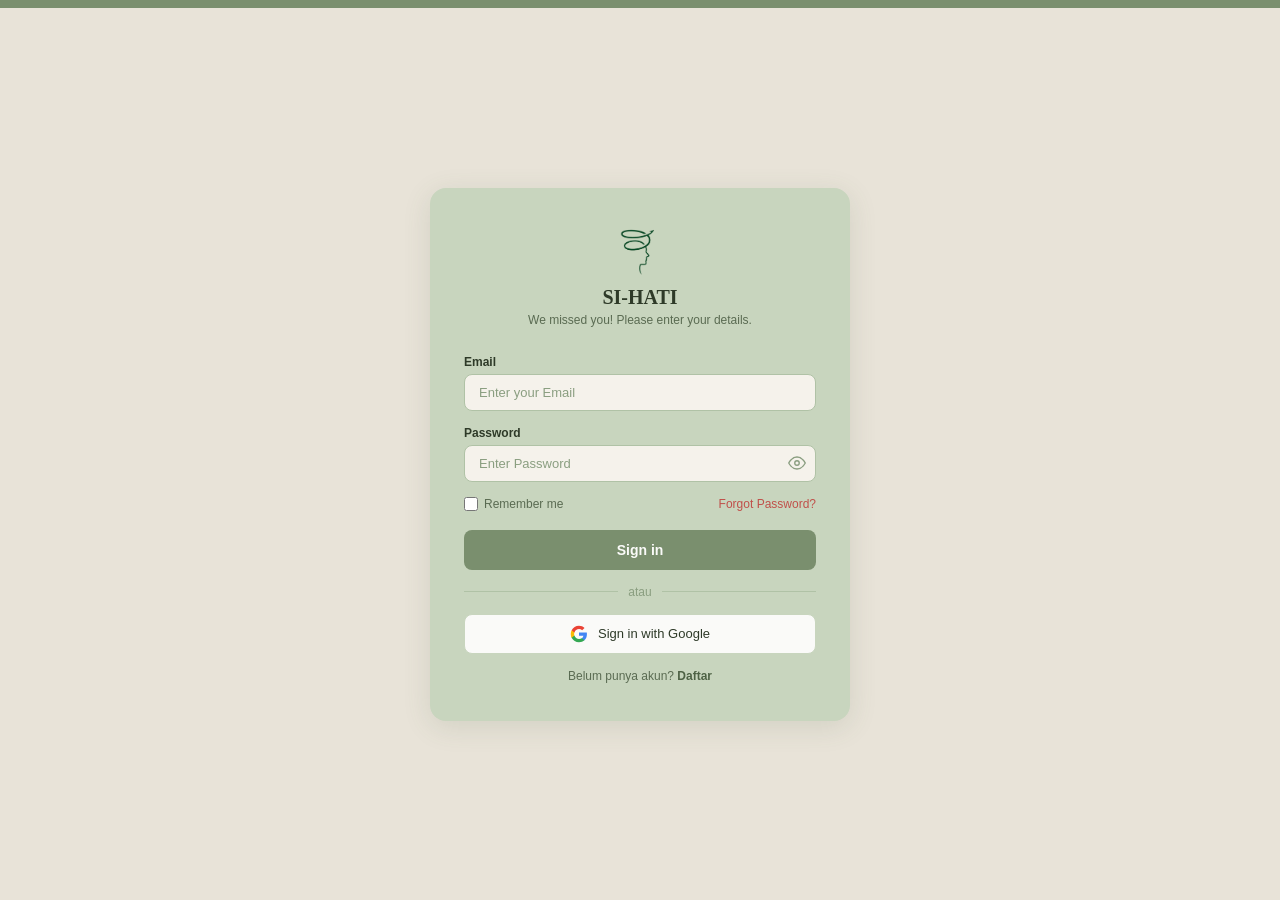
<file: views/kontak-darurat.html>
<!DOCTYPE html>
<html lang="id">
<head>
  <meta charset="UTF-8"/>
  <meta name="viewport" content="width=device-width, initial-scale=1.0"/>
  <title>SI-HATI — Kontak Darurat</title>
  <link rel="stylesheet" href="../assets/css/style.css"/>
  <style>
    .alert-banner {
      background: linear-gradient(135deg, #E8D4D0, #F0E0DC);
      border: 1px solid #D4A8A4;
      border-radius: 10px;
      padding: 16px 20px;
      margin: 24px 0 8px;
      display: flex; align-items: flex-start; gap: 12px;
    }
    .alert-banner-icon { font-size: 22px; flex-shrink: 0; margin-top: 2px; }
    .alert-banner-text h4 { font-size: 13px; font-weight: bold; color: #8B3E3A; margin-bottom: 4px; }
    .alert-banner-text p  { font-size: 12px; color: #6B4A48; line-height: 1.6; }
    .alert-banner-text a  { color: #8B3E3A; font-weight: bold; text-decoration: underline; }

    .kontak-grid { display: grid; grid-template-columns: repeat(2,1fr); gap: 18px; margin-top: 16px; }
    @media (max-width: 768px) { .kontak-grid { grid-template-columns: 1fr; } }

    .kontak-card {
      background: #FAFAF8; border: 1px solid #C8D5BE;
      border-radius: 12px; padding: 22px 22px 18px;
      transition: border-color 0.2s, box-shadow 0.2s;
    }
    .kontak-card:hover { border-color: #7A8F6E; box-shadow: 0 4px 16px rgba(78,98,69,0.1); }
    .kontak-card.urgent { border-color: #D4A8A4; }
    .kontak-card.urgent:hover { border-color: #B87870; }

    .kontak-header { display: flex; align-items: center; gap: 12px; margin-bottom: 12px; }
    .kontak-icon {
      width: 46px; height: 46px; border-radius: 50%;
      display: flex; align-items: center; justify-content: center;
      font-size: 22px; flex-shrink: 0;
    }
    .ki-red    { background: #E8D4D0; }
    .ki-green  { background: #D6E8CC; }
    .ki-blue   { background: #CDD8E8; }
    .ki-amber  { background: #E8E0C8; }
    .ki-teal   { background: #C6DFDA; }
    .ki-purple { background: #DDD8E8; }

    .kontak-name { font-size: 14px; font-weight: bold; color: #2E3A28; margin-bottom: 2px; }
    .kontak-type { font-size: 11px; color: #8A9E80; text-transform: uppercase; letter-spacing: 0.6px; }
    .kontak-info { margin-bottom: 14px; }
    .kontak-info p { font-size: 12px; color: #5A6B52; line-height: 1.65; margin-bottom: 4px; }
    .kontak-info strong { color: #2E3A28; }
    .kontak-jam { font-size: 11px; color: #8A9E80; margin-bottom: 14px; display: flex; align-items: center; gap: 5px; }
    .jam-dot { width: 7px; height: 7px; border-radius: 50%; background: #7A8F6E; display: inline-block; }
    .jam-dot.red { background: #c0504a; }

    .btn-hubungi {
      display: inline-flex; align-items: center; gap: 7px;
      padding: 9px 20px; border-radius: 20px;
      font-size: 12px; font-weight: bold;
      background: #7A8F6E; color: #FAFAF8;
      border: none; cursor: pointer; text-decoration: none;
      transition: background 0.18s;
    }
    .btn-hubungi:hover { background: #4E6245; }
    .btn-hubungi.urgent { background: #B87870; }
    .btn-hubungi.urgent:hover { background: #8B3E3A; }

    .section-divider { height: 1px; background: #E8E3D8; margin: 28px 0 20px; }
    .tips-box {
      background: #C8D5BE; border-radius: 12px;
      padding: 24px 26px; margin-top: 8px;
    }
    .tips-box h3 { font-family: Georgia,serif; font-size: 16px; color: #2E3A28; margin-bottom: 14px; }
    .tips-list { display: grid; grid-template-columns: repeat(2,1fr); gap: 12px; }
    @media (max-width: 600px) { .tips-list { grid-template-columns: 1fr; } }
    .tips-item { display: flex; gap: 10px; align-items: flex-start; }
    .tips-item-icon { font-size: 18px; flex-shrink: 0; margin-top: 1px; }
    .tips-item-text { font-size: 12px; color: #2E3A28; line-height: 1.6; }
  </style>
</head>
<body>

<div class="navbar-top"></div>
<nav class="navbar">
<div class="navbar-brand">
  <img src="../assets/Image/logo.png" alt="Logo SI-HATI" style="width:40px; height:40px; object-fit:contain;" />
  <span class="brand-name">SI-HATI</span>
</div>

  <ul class="nav-menu">
    <li><a href="../views/index.html" class="nav-link">Beranda</a></li>
    <li><a href="../views/about.html" class="nav-link">About Mental Health</a></li>
    <li><a href="../views/relaksasi.html" class="nav-link">Relaksasi Mandiri</a></li>
    <li><a href="../views/ediary.html" class="nav-link">E-Diary</a></li>
    <li><a href="../views/info-kegiatan.html" class="nav-link">Info Kegiatan</a></li>
    <li><a href="../views/kontak-darurat.html" class="nav-link active">Kontak Darurat</a></li>
  </ul>
  <div id="nav-auth-area"></div>
</nav>

<section class="hero" style="background: linear-gradient(135deg,#E8D4D0 0%,#EDDDD8 50%,#F5F2EB 100%);">
  <p class="hero-tag" style="color:#8B3E3A;">Kontak Darurat</p>
  <h1>Bantuan Selalu Tersedia</h1>
  <p>Kamu tidak harus menghadapi ini sendirian. Jika kamu atau seseorang di sekitarmu membutuhkan bantuan segera, jangan ragu untuk menghubungi layanan di bawah ini.</p>
</section>
<div class="breadcrumb">Beranda &raquo; <span>Kontak Darurat</span></div>

<div class="container">

  <div class="alert-banner">
    <div class="alert-banner-icon">🚨</div>
    <div class="alert-banner-text">
      <h4>Dalam situasi darurat yang mengancam jiwa</h4>
      <p>Segera hubungi <a href="tel:119">119 ext 8</a> (Hotline Kemenkes) atau pergi ke IGD rumah sakit terdekat. Kamu berharga dan pertolongan selalu ada.</p>
    </div>
  </div>

  <p class="section-label">Layanan Kesehatan Mental 24 Jam</p>

  <div class="kontak-grid">

    <div class="kontak-card urgent">
      <div class="kontak-header">
        <div class="kontak-icon ki-red">🆘</div>
        <div>
          <div class="kontak-name">Into The Light Indonesia</div>
          <div class="kontak-type">Hotline Pencegahan Bunuh Diri</div>
        </div>
      </div>
      <div class="kontak-info">
        <p><strong>Telepon:</strong> 119 ext 8</p>
        <p>Layanan konseling krisis dan pencegahan bunuh diri yang dikelola Kementerian Kesehatan RI.</p>
      </div>
      <div class="kontak-jam"><span class="jam-dot"></span> Tersedia 24 jam / 7 hari</div>
      <a href="tel:119" class="btn-hubungi urgent">📞 Hubungi Sekarang</a>
    </div>

    <div class="kontak-card urgent">
      <div class="kontak-header">
        <div class="kontak-icon ki-red">❤️</div>
        <div>
          <div class="kontak-name">Yayasan Pulih</div>
          <div class="kontak-type">Konseling Psikologis</div>
        </div>
      </div>
      <div class="kontak-info">
        <p><strong>Telepon:</strong> (021) 788-42580</p>
        <p><strong>Email:</strong> info@yayasanpulih.org</p>
        <p>Layanan konseling psikologis dan dukungan kesehatan mental oleh tenaga profesional.</p>
      </div>
      <div class="kontak-jam"><span class="jam-dot red"></span> Senin – Jumat, 09.00 – 17.00 WIB</div>
      <a href="tel:0217884 2580" class="btn-hubungi urgent">📞 Hubungi</a>
    </div>

    <div class="kontak-card">
      <div class="kontak-header">
        <div class="kontak-icon ki-green">🧠</div>
        <div>
          <div class="kontak-name">Hotline Kemenkes RI</div>
          <div class="kontak-type">Layanan Kesehatan Nasional</div>
        </div>
      </div>
      <div class="kontak-info">
        <p><strong>Telepon:</strong> 1500-454</p>
        <p>Layanan konsultasi kesehatan nasional termasuk kesehatan jiwa, tersedia gratis untuk seluruh masyarakat Indonesia.</p>
      </div>
      <div class="kontak-jam"><span class="jam-dot"></span> Tersedia 24 jam / 7 hari</div>
      <a href="tel:1500454" class="btn-hubungi">📞 Hubungi</a>
    </div>

    <div class="kontak-card">
      <div class="kontak-header">
        <div class="kontak-icon ki-blue">🏥</div>
        <div>
          <div class="kontak-name">RSJ Prof. Dr. Soerojo</div>
          <div class="kontak-type">Rumah Sakit Jiwa — Magelang</div>
        </div>
      </div>
      <div class="kontak-info">
        <p><strong>Telepon:</strong> (0293) 363601</p>
        <p><strong>Layanan Darurat:</strong> IGD 24 jam</p>
        <p>Salah satu rumah sakit jiwa rujukan nasional dengan layanan gawat darurat psikiatri.</p>
      </div>
      <div class="kontak-jam"><span class="jam-dot"></span> IGD tersedia 24 jam</div>
      <a href="tel:0293363601" class="btn-hubungi">📞 Hubungi</a>
    </div>

    <div class="kontak-card">
      <div class="kontak-header">
        <div class="kontak-icon ki-teal">🌿</div>
        <div>
          <div class="kontak-name">SehatJiwa.id</div>
          <div class="kontak-type">Platform Konseling Online</div>
        </div>
      </div>
      <div class="kontak-info">
        <p><strong>Website:</strong> sehatjiwa.id</p>
        <p><strong>WhatsApp:</strong> 0813-1112-4499</p>
        <p>Platform konseling psikologi online dengan psikolog berlisensi. Sesi dapat dilakukan via chat atau video call.</p>
      </div>
      <div class="kontak-jam"><span class="jam-dot"></span> Senin – Sabtu, 08.00 – 22.00 WIB</div>
      <a href="https://sehatjiwa.id" target="_blank" class="btn-hubungi">🌐 Kunjungi</a>
    </div>

    <div class="kontak-card">
      <div class="kontak-header">
        <div class="kontak-icon ki-amber">📱</div>
        <div>
          <div class="kontak-name">Sebaya.id</div>
          <div class="kontak-type">Dukungan Sebaya (Peer Support)</div>
        </div>
      </div>
      <div class="kontak-info">
        <p><strong>Website:</strong> sebaya.id</p>
        <p><strong>Instagram:</strong> @sebaya.id</p>
        <p>Komunitas dukungan sebaya untuk mahasiswa dan remaja yang membutuhkan teman bicara yang memahami.</p>
      </div>
      <div class="kontak-jam"><span class="jam-dot red"></span> Senin – Jumat, 10.00 – 20.00 WIB</div>
      <a href="https://sebaya.id" target="_blank" class="btn-hubungi">🌐 Kunjungi</a>
    </div>

  </div>

  <div class="section-divider"></div>

  <div class="tips-box">
    <h3>💡 Apa yang Harus Dilakukan Saat Krisis?</h3>
    <div class="tips-list">
      <div class="tips-item">
        <span class="tips-item-icon">🫁</span>
        <span class="tips-item-text"><strong>Tarik napas perlahan.</strong> Coba teknik pernapasan 4-7-8 untuk menenangkan sistem saraf.</span>
      </div>
      <div class="tips-item">
        <span class="tips-item-icon">📞</span>
        <span class="tips-item-text"><strong>Hubungi seseorang.</strong> Ceritakan kondisimu kepada orang yang kamu percaya atau layanan di atas.</span>
      </div>
      <div class="tips-item">
        <span class="tips-item-icon">🏠</span>
        <span class="tips-item-text"><strong>Pergi ke tempat aman.</strong> Jauhi situasi atau benda yang bisa membahayakan dirimu.</span>
      </div>
      <div class="tips-item">
        <span class="tips-item-icon">🏥</span>
        <span class="tips-item-text"><strong>Cari bantuan profesional.</strong> IGD rumah sakit terdekat siap membantu situasi darurat jiwa kapan saja.</span>
      </div>
    </div>
  </div>

</div>

<footer class="footer">
  <div><div class="footer-brand">SI-HATI</div><p>&copy; 2026 Sistem Informasi Kesehatan Mental Terintegrasi</p></div>
  <div class="footer-links"><a href="../views/index.html">Beranda</a><a href="../views/about.html">About</a><a href="#">Kontak</a></div>
</footer>

<div class="toast" id="toast"></div>
<script src="../assets/js/script.js"></script>
<script>
  document.addEventListener("DOMContentLoaded", function() { requireLogin(); });
</script>
</body>
</html>
</file>
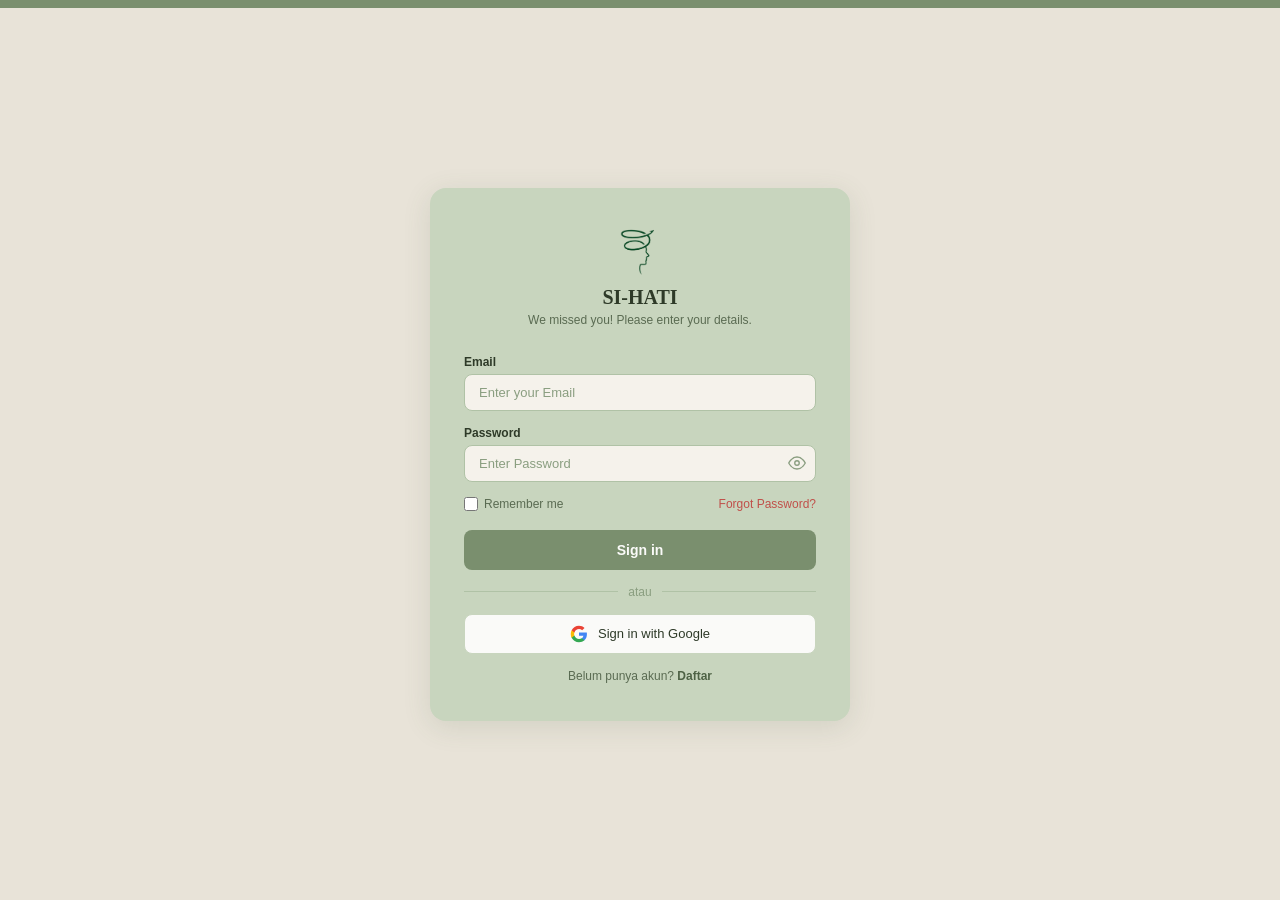
<file: views/login.html>
<!DOCTYPE html>
<html lang="id">
<head>
  <meta charset="UTF-8"/>
  <meta name="viewport" content="width=device-width, initial-scale=1.0"/>
  <title>SI-HATI — Masuk</title>
  <link rel="stylesheet" href="../assets/css/style.css"/>
  <link rel="stylesheet" href="../assets/css/auth.css"/>
</head>
<body>
<div class="navbar-top"></div>

<div class="auth-page">
  <div class="auth-card">
    <div class="auth-logo">
      <div class="auth-logo-icon">
        <img src="../assets/Image/logo.png" alt="Logo SI-HATI" style="width:50px; height:50px; object-fit:contain;" />
      </div>
      <h2 class="auth-brand">SI-HATI</h2>
      <p class="auth-sub">We missed you! Please enter your details.</p>
    </div>

    <form class="auth-form" id="loginForm">
      <div class="form-group">
        <label for="loginEmail">Email</label>
        <input type="email" id="loginEmail" placeholder="Enter your Email" required/>
      </div>
      <div class="form-group">
        <label for="loginPassword">Password</label>
        <div class="input-wrap">
          <input type="password" id="loginPassword" placeholder="Enter Password" required/>
          <button type="button" class="toggle-pw" onclick="togglePw('loginPassword')">
            <svg width="18" height="18" viewBox="0 0 24 24" fill="none" stroke="#8A9E80" stroke-width="1.8">
              <path d="M1 12s4-8 11-8 11 8 11 8-4 8-11 8-11-8-11-8z"/>
              <circle cx="12" cy="12" r="3"/>
            </svg>
          </button>
        </div>
      </div>
      <div class="form-row">
        <label class="check-label">
          <input type="checkbox" id="rememberMe"/>
          <span>Remember me</span>
        </label>
        <a href="#" class="forgot">Forgot Password?</a>
      </div>
      <p class="error-msg" id="loginError">Email atau password salah.</p>
      <button type="submit" class="btn-auth">Sign in</button>
      <div class="divider"><span>atau</span></div>
      <a href="#" class="btn-google" onclick="loginGoogle()">
        <svg width="18" height="18" viewBox="0 0 24 24">
          <path d="M22.56 12.25c0-.78-.07-1.53-.2-2.25H12v4.26h5.92c-.26 1.37-1.04 2.53-2.21 3.31v2.77h3.57c2.08-1.92 3.28-4.74 3.28-8.09z" fill="#4285F4"/>
          <path d="M12 23c2.97 0 5.46-.98 7.28-2.66l-3.57-2.77c-.98.66-2.23 1.06-3.71 1.06-2.86 0-5.29-1.93-6.16-4.53H2.18v2.84C3.99 20.53 7.7 23 12 23z" fill="#34A853"/>
          <path d="M5.84 14.09c-.22-.66-.35-1.36-.35-2.09s.13-1.43.35-2.09V7.07H2.18C1.43 8.55 1 10.22 1 12s.43 3.45 1.18 4.93l3.66-2.84z" fill="#FBBC05"/>
          <path d="M12 5.38c1.62 0 3.06.56 4.21 1.64l3.15-3.15C17.45 2.09 14.97 1 12 1 7.7 1 3.99 3.47 2.18 7.07l3.66 2.84c.87-2.6 3.3-4.53 6.16-4.53z" fill="#EA4335"/>
        </svg>
        Sign in with Google
      </a>
      <p class="auth-switch">Belum punya akun? <a href="../views/register.html">Daftar</a></p>
    </form>
  </div>
</div>

<div class="toast" id="toast"></div>
<script src="../assets/js/script.js"></script>
<script>
  // Kalau sudah login, langsung ke beranda
  document.addEventListener("DOMContentLoaded", function() {
    if (isLoggedIn()) {
      window.location.href = "index.html";
    }
  });

  function togglePw(id) {
    var inp = document.getElementById(id);
    inp.type = inp.type === "password" ? "text" : "password";
  }

  document.getElementById("loginForm").addEventListener("submit", function(e) {
    e.preventDefault();
    var email    = document.getElementById("loginEmail").value.trim();
    var password = document.getElementById("loginPassword").value;
    var errEl    = document.getElementById("loginError");

    // Ambil data akun yang pernah register dari localStorage
    var rawAccounts = localStorage.getItem("sihati_accounts");
    var accounts = rawAccounts ? JSON.parse(rawAccounts) : [];

    // Cari akun yang cocok
    var found = accounts.find(function(a) {
      return a.email === email && a.password === password;
    });

    if (!found) {
      errEl.classList.add("show");
      return;
    }
    errEl.classList.remove("show");

    // Simpan session
    sessionSave(email, found.username);

    // Redirect ke halaman yang dituju sebelumnya (jika ada)
    var redirect = localStorage.getItem("sihati_redirect");
    localStorage.removeItem("sihati_redirect");
    window.location.href = redirect || "index.html";
  });

  function loginGoogle() {
    // Demo: simulasi login Google
    var email = "demouser@gmail.com";
    var username = "Demo User";
    sessionSave(email, username);

    // Simpan ke accounts jika belum ada
    var rawAccounts = localStorage.getItem("sihati_accounts");
    var accounts = rawAccounts ? JSON.parse(rawAccounts) : [];
    if (!accounts.find(function(a){ return a.email === email; })) {
      accounts.push({ email: email, username: username, password: "" });
      localStorage.setItem("sihati_accounts", JSON.stringify(accounts));
    }

    var redirect = localStorage.getItem("sihati_redirect");
    localStorage.removeItem("sihati_redirect");
    window.location.href = redirect || "index.html";
  }
</script>
</body>
</html>
</file>
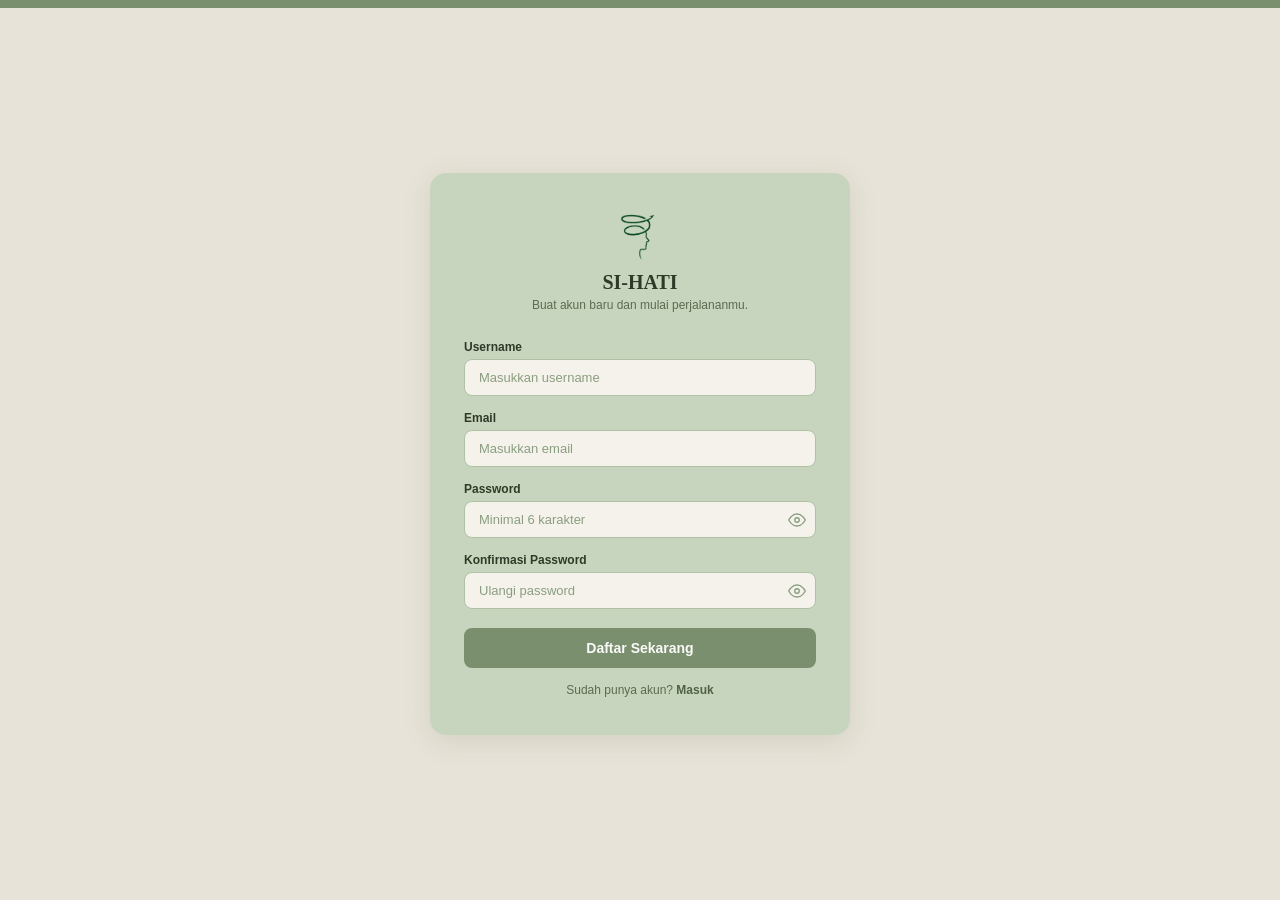
<file: views/register.html>
<!DOCTYPE html>
<html lang="id">
<head>
  <meta charset="UTF-8"/>
  <meta name="viewport" content="width=device-width, initial-scale=1.0"/>
  <title>SI-HATI — Daftar</title>
  <link rel="stylesheet" href="../assets/css/style.css"/>
  <link rel="stylesheet" href="../assets/css/auth.css"/>
</head>
<body>
<div class="navbar-top"></div>

<div class="auth-page">
  <div class="auth-card">
    <div class="auth-logo">
      <div class="auth-logo-icon">
        <img src="../assets/Image/logo.png" alt="Logo SI-HATI" style="width:50px; height:50px; object-fit:contain;" />
      </div>
      <h2 class="auth-brand">SI-HATI</h2>
      <p class="auth-sub">Buat akun baru dan mulai perjalananmu.</p>
    </div>

    <form class="auth-form" id="registerForm">
      <div class="form-group">
        <label for="regUsername">Username</label>
        <input type="text" id="regUsername" placeholder="Masukkan username" required/>
      </div>
      <div class="form-group">
        <label for="regEmail">Email</label>
        <input type="email" id="regEmail" placeholder="Masukkan email" required/>
      </div>
      <div class="form-group">
        <label for="regPassword">Password</label>
        <div class="input-wrap">
          <input type="password" id="regPassword" placeholder="Minimal 6 karakter" required/>
          <button type="button" class="toggle-pw" onclick="togglePw('regPassword')">
            <svg width="18" height="18" viewBox="0 0 24 24" fill="none" stroke="#8A9E80" stroke-width="1.8">
              <path d="M1 12s4-8 11-8 11 8 11 8-4 8-11 8-11-8-11-8z"/>
              <circle cx="12" cy="12" r="3"/>
            </svg>
          </button>
        </div>
      </div>
      <div class="form-group">
        <label for="regConfirm">Konfirmasi Password</label>
        <div class="input-wrap">
          <input type="password" id="regConfirm" placeholder="Ulangi password" required/>
          <button type="button" class="toggle-pw" onclick="togglePw('regConfirm')">
            <svg width="18" height="18" viewBox="0 0 24 24" fill="none" stroke="#8A9E80" stroke-width="1.8">
              <path d="M1 12s4-8 11-8 11 8 11 8-4 8-11 8-11-8-11-8z"/>
              <circle cx="12" cy="12" r="3"/>
            </svg>
          </button>
        </div>
      </div>
      <p class="error-msg" id="regError"></p>
      <button type="submit" class="btn-auth">Daftar Sekarang</button>
      <p class="auth-switch">Sudah punya akun? <a href="../views/login.html">Masuk</a></p>
    </form>
  </div>
</div>

<div class="toast" id="toast"></div>
<script src="../assets/js/script.js"></script>
<script>
  document.addEventListener("DOMContentLoaded", function() {
    if (isLoggedIn()) window.location.href = "index.html";
  });

  function togglePw(id) {
    var inp = document.getElementById(id);
    inp.type = inp.type === "password" ? "text" : "password";
  }

  document.getElementById("registerForm").addEventListener("submit", function(e) {
    e.preventDefault();
    var username = document.getElementById("regUsername").value.trim();
    var email    = document.getElementById("regEmail").value.trim();
    var password = document.getElementById("regPassword").value;
    var confirm  = document.getElementById("regConfirm").value;
    var errEl    = document.getElementById("regError");

    // Validasi
    if (username.length < 3) {
      errEl.textContent = "Username minimal 3 karakter.";
      errEl.classList.add("show"); return;
    }
    if (password.length < 6) {
      errEl.textContent = "Password minimal 6 karakter.";
      errEl.classList.add("show"); return;
    }
    if (password !== confirm) {
      errEl.textContent = "Password dan konfirmasi tidak sama.";
      errEl.classList.add("show"); return;
    }

    // Cek apakah email sudah terdaftar
    var rawAccounts = localStorage.getItem("sihati_accounts");
    var accounts = rawAccounts ? JSON.parse(rawAccounts) : [];
    if (accounts.find(function(a){ return a.email === email; })) {
      errEl.textContent = "Email sudah terdaftar. Silakan masuk.";
      errEl.classList.add("show"); return;
    }

    errEl.classList.remove("show");

    // Simpan akun baru
    accounts.push({ username: username, email: email, password: password });
    localStorage.setItem("sihati_accounts", JSON.stringify(accounts));

    // Langsung login setelah daftar
    sessionSave(email, username);

    showToast("Akun berhasil dibuat! Selamat datang, " + username + "!");
    setTimeout(function() {
      window.location.href = "index.html";
    }, 1000);
  });
</script>
</body>
</html>
</file>
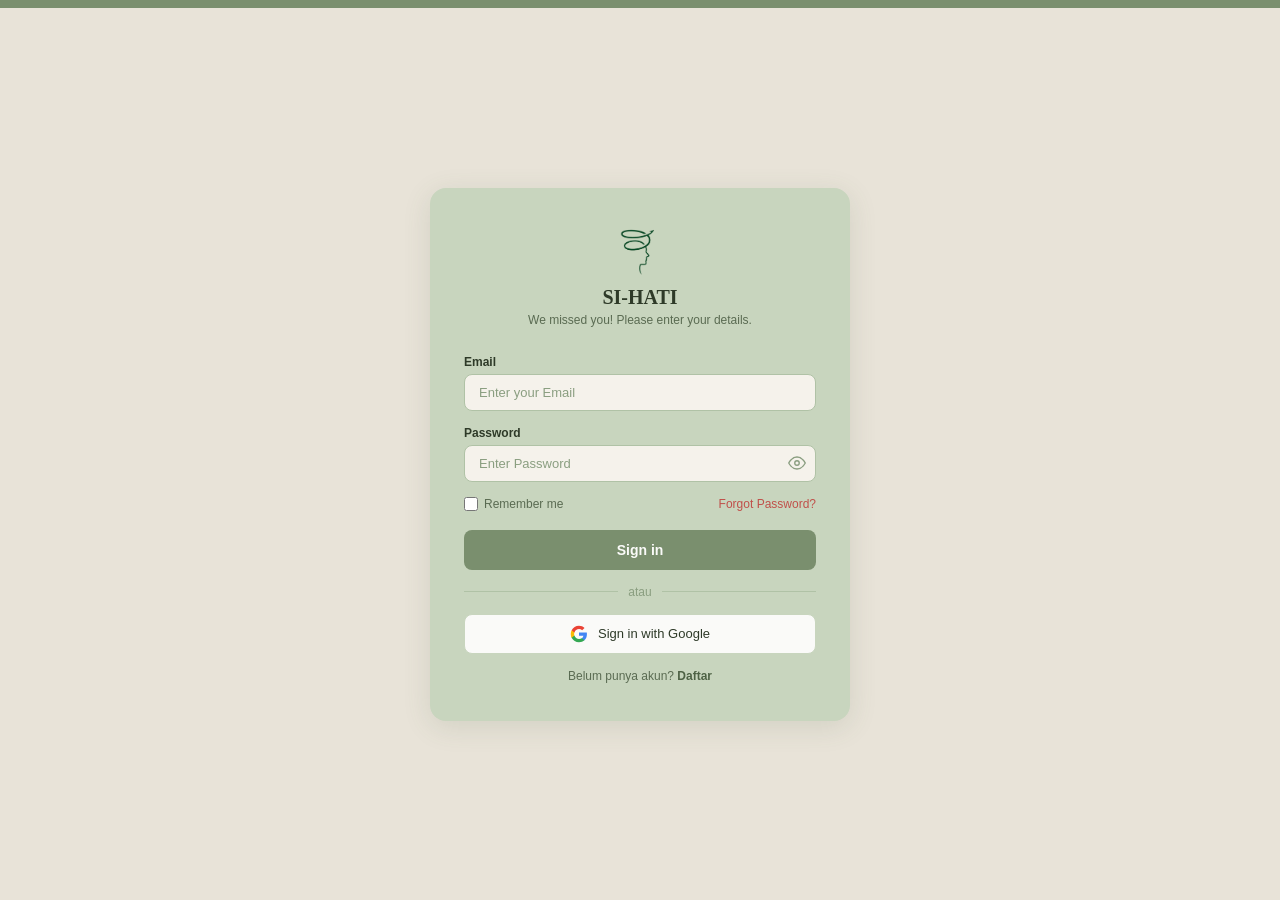
<file: views/relaksasi.html>
<!DOCTYPE html>
<html lang="id">
<head>
  <meta charset="UTF-8"/>
  <meta name="viewport" content="width=device-width, initial-scale=1.0"/>
  <title>SI-HATI — Relaksasi Mandiri</title>
  <link rel="stylesheet" href="../assets/css/style.css"/>
  <style>
    .tab-bar {
      display: flex; gap: 8px;
      padding: 24px 0 0;
      border-bottom: 2px solid #E8E3D8;
      margin-bottom: 32px;
    }
    .tab-btn {
      padding: 9px 22px; border-radius: 20px 20px 0 0;
      font-size: 13px; font-weight: bold;
      border: none; cursor: pointer;
      background: #E8E3D8; color: #5A6B52;
      transition: background 0.18s, color 0.18s;
    }
    .tab-btn.active { background: #7A8F6E; color: #FAFAF8; }
    .tab-panel { display: none; }
    .tab-panel.active { display: block; }

    .breath-center { text-align: center; padding: 32px 0; }
    .breath-circle {
      width: 140px; height: 140px;
      border-radius: 50%;
      background: radial-gradient(circle, #C8D5BE, #7A8F6E);
      margin: 0 auto 24px;
      display: flex; align-items: center; justify-content: center;
      font-size: 14px; font-weight: bold; color: #FAFAF8;
      transition: transform 0.1s;
    }
    .breath-circle.inhale  { animation: inhale 4s ease-in-out forwards; }
    .breath-circle.hold    { animation: none; transform: scale(1.4); }
    .breath-circle.exhale  { animation: exhale 4s ease-in-out forwards; }
    @keyframes inhale { from { transform: scale(1); } to { transform: scale(1.4); } }
    @keyframes exhale { from { transform: scale(1.4); } to { transform: scale(1); } }
    .breath-instruction { font-size: 22px; font-weight: bold; color: #2E3A28; margin-bottom: 6px; }
    .breath-count { font-size: 40px; font-weight: bold; color: #7A8F6E; margin-bottom: 20px; }
    .breath-desc { font-size: 13px; color: #5A6B52; margin-bottom: 28px; max-width: 400px; margin-left:auto; margin-right:auto; }
    .btn-breath {
      padding: 12px 36px; border-radius: 24px;
      font-size: 14px; font-weight: bold;
      background: #7A8F6E; color: #FAFAF8;
      border: none; cursor: pointer;
      transition: background 0.2s;
    }
    .btn-breath:hover { background: #4E6245; }
    .technique-select { display: flex; gap: 12px; justify-content: center; margin-bottom: 28px; flex-wrap: wrap; }
    .tech-card {
      padding: 12px 20px; border-radius: 10px;
      border: 1.5px solid #C8D5BE; background: #FAFAF8;
      font-size: 13px; color: #5A6B52; cursor: pointer;
      transition: border-color 0.18s, background 0.18s;
    }
    .tech-card.selected { border-color: #7A8F6E; background: #C8D5BE; color: #2E3A28; font-weight: bold; }

    /* Grounding */
    .ground-step {
      background: #FAFAF8;
      border: 1px solid #C8D5BE;
      border-radius: 12px;
      padding: 24px 28px;
      margin-bottom: 16px;
      display: none;
    }
    .ground-step.active { display: block; }
    .ground-step-num {
      font-size: 11px; font-weight: bold; color: #7A8F6E;
      text-transform: uppercase; letter-spacing: 1px; margin-bottom: 8px;
    }
    .ground-step h3 { font-family: Georgia,serif; font-size: 20px; color: #2E3A28; margin-bottom: 10px; }
    .ground-step p { font-size: 13px; color: #5A6B52; line-height: 1.7; margin-bottom: 20px; }
    .ground-nav { display: flex; gap: 12px; align-items: center; }
    .btn-ground {
      padding: 10px 28px; border-radius: 20px;
      font-size: 13px; font-weight: bold;
      border: none; cursor: pointer; transition: background 0.18s;
    }
    .btn-ground.primary { background: #7A8F6E; color: #FAFAF8; }
    .btn-ground.primary:hover { background: #4E6245; }
    .btn-ground.secondary { background: #E8E3D8; color: #5A6B52; }
    .btn-ground.secondary:hover { background: #C8D5BE; }
    .ground-progress { font-size: 12px; color: #8A9E80; margin-left: auto; }
    .ground-done {
      text-align: center; padding: 40px 20px; display: none;
    }
    .ground-done-icon { font-size: 48px; margin-bottom: 12px; }
    .ground-done h3 { font-family: Georgia,serif; font-size: 22px; color: #2E3A28; margin-bottom: 8px; }
    .ground-done p { font-size: 13px; color: #5A6B52; }

    .afirmasi-box {
      text-align: center;
      padding: 48px 32px;
    }
    .afirmasi-card {
      background: linear-gradient(135deg, #C8D5BE, #E8E3D8);
      border-radius: 16px;
      padding: 48px 40px;
      max-width: 520px;
      margin: 0 auto 28px;
      box-shadow: 0 4px 20px rgba(78,98,69,0.1);
    }
    .afirmasi-text {
      font-family: Georgia,serif;
      font-size: 22px;
      color: #2E3A28;
      line-height: 1.5;
      font-style: italic;
    }
    .afirmasi-sub { font-size: 13px; color: #5A6B52; margin-top: 10px; }
    .btn-afirmasi {
      padding: 12px 32px; border-radius: 24px;
      font-size: 13px; font-weight: bold;
      background: #7A8F6E; color: #FAFAF8;
      border: none; cursor: pointer; transition: background 0.2s;
    }
    .btn-afirmasi:hover { background: #4E6245; }
  </style>
</head>
<body>

<div class="navbar-top"></div>
<nav class="navbar">
<div class="navbar-brand">
  <img src="../assets/Image/logo.png" alt="Logo SI-HATI" style="width:40px; height:40px; object-fit:contain;" />
  <span class="brand-name">SI-HATI</span>
</div>

  <ul class="nav-menu">
    <li><a href="../views/index.html" class="nav-link">Beranda</a></li>
    <li><a href="../views/about.html" class="nav-link">About Mental Health</a></li>
    <li><a href="../views/relaksasi.html" class="nav-link active">Relaksasi Mandiri</a></li>
    <li><a href="../views/ediary.html" class="nav-link">E-Diary</a></li>
    <li><a href="../views/info-kegiatan.html" class="nav-link">Info Kegiatan</a></li>
    <li><a href="../views/kontak-darurat.html" class="nav-link">Kontak Darurat</a></li>
  </ul>
  <div id="nav-auth-area"></div>
</nav>

<section class="hero">
  <p class="hero-tag">Relaksasi Mandiri</p>
  <h1>Tenangkan Pikiranmu</h1>
  <p>Pilih teknik relaksasi yang sesuai dengan kondisimu saat ini. Lakukan secara rutin untuk hasil yang optimal.</p>
</section>
<div class="breadcrumb">Beranda &raquo; <span>Relaksasi Mandiri</span></div>

<div class="container">
  <div class="tab-bar">
    <button class="tab-btn active" onclick="switchTab('breathing')">🌬️ Breathing Exercise</button>
    <button class="tab-btn" onclick="switchTab('grounding')">🌱 Grounding 5-4-3-2-1</button>
    <button class="tab-btn" onclick="switchTab('afirmasi')">✨ Afirmasi Positif</button>
  </div>

  <div class="tab-panel active" id="tab-breathing">
    <div class="technique-select">
      <div class="tech-card selected" onclick="selectTech(this,'478')">4-7-8 Breathing</div>
      <div class="tech-card" onclick="selectTech(this,'box')">Box Breathing</div>
    </div>
    <div class="breath-center">
      <div class="breath-circle" id="breathCircle">Mulai</div>
      <div class="breath-instruction" id="breathInstruction">Siap?</div>
      <div class="breath-count" id="breathCount">—</div>
      <p class="breath-desc" id="breathDesc">Teknik 4-7-8: Tarik napas 4 detik, tahan 7 detik, hembuskan 8 detik. Efektif untuk menenangkan sistem saraf.</p>
      <button class="btn-breath" id="btnBreath" onclick="startBreath()">Mulai</button>
    </div>
  </div>

  <!-- TAB 2: GROUNDING -->
  <div class="tab-panel" id="tab-grounding">
    <div id="groundSteps">
      <div class="ground-step active" id="gs0">
        <div class="ground-step-num">Langkah 1 dari 5</div>
        <h3>👁️ Lihat 5 Hal di Sekitarmu</h3>
        <p>Perhatikan dan sebutkan 5 benda yang bisa kamu lihat saat ini. Contoh: meja, jendela, tanaman, lampu, buku. Fokus pada detail warna atau bentuknya.</p>
        <div class="ground-nav">
          <button class="btn-ground primary" onclick="nextGround(1)">Lanjut &rarr;</button>
          <span class="ground-progress">1 / 5</span>
        </div>
      </div>
      <div class="ground-step" id="gs1">
        <div class="ground-step-num">Langkah 2 dari 5</div>
        <h3>✋ Sentuh 4 Hal di Sekitarmu</h3>
        <p>Sentuh dan rasakan tekstur 4 benda. Contoh: permukaan meja, kain baju, lantai, atau rambut. Perhatikan apakah terasa kasar, halus, hangat, atau dingin.</p>
        <div class="ground-nav">
          <button class="btn-ground secondary" onclick="nextGround(0)">&larr; Kembali</button>
          <button class="btn-ground primary" onclick="nextGround(2)">Lanjut &rarr;</button>
          <span class="ground-progress">2 / 5</span>
        </div>
      </div>
      <div class="ground-step" id="gs2">
        <div class="ground-step-num">Langkah 3 dari 5</div>
        <h3>👂 Dengarkan 3 Suara</h3>
        <p>Diam sejenak dan dengarkan 3 suara yang bisa kamu tangkap. Bisa suara angin, kipas, langkah kaki, atau suara apapun di sekitarmu saat ini.</p>
        <div class="ground-nav">
          <button class="btn-ground secondary" onclick="nextGround(1)">&larr; Kembali</button>
          <button class="btn-ground primary" onclick="nextGround(3)">Lanjut &rarr;</button>
          <span class="ground-progress">3 / 5</span>
        </div>
      </div>
      <div class="ground-step" id="gs3">
        <div class="ground-step-num">Langkah 4 dari 5</div>
        <h3>👃 Cium 2 Aroma</h3>
        <p>Coba cium 2 aroma di sekitarmu. Bisa aroma makanan, udara segar, parfum, atau benda apapun yang dapat kamu cium dari posisimu sekarang.</p>
        <div class="ground-nav">
          <button class="btn-ground secondary" onclick="nextGround(2)">&larr; Kembali</button>
          <button class="btn-ground primary" onclick="nextGround(4)">Lanjut &rarr;</button>
          <span class="ground-progress">4 / 5</span>
        </div>
      </div>
      <div class="ground-step" id="gs4">
        <div class="ground-step-num">Langkah 5 dari 5</div>
        <h3>👅 Rasakan 1 Rasa</h3>
        <p>Perhatikan rasa yang ada di mulutmu saat ini, atau minum seteguk air dan rasakan sensasinya. Fokus sepenuhnya pada rasa tersebut.</p>
        <div class="ground-nav">
          <button class="btn-ground secondary" onclick="nextGround(3)">&larr; Kembali</button>
          <button class="btn-ground primary" onclick="finishGround()">Selesai ✓</button>
          <span class="ground-progress">5 / 5</span>
        </div>
      </div>
    </div>
    <div class="ground-done" id="groundDone">
      <div class="ground-done-icon">🌿</div>
      <h3>Kamu sudah melakukannya!</h3>
      <p>Teknik grounding 5-4-3-2-1 selesai. Semoga kamu merasa lebih tenang dan hadir di saat ini.</p>
      <br/>
      <button class="btn-ground primary" onclick="resetGround()" style="margin-top:8px;">Ulangi</button>
    </div>
  </div>

  <!-- TAB 3: AFIRMASI -->
  <div class="tab-panel" id="tab-afirmasi">
    <div class="afirmasi-box">
      <div class="afirmasi-card">
        <div class="afirmasi-text" id="afirmasiText">"Aku cukup. Aku berharga. Aku mampu menghadapi hari ini."</div>
        <div class="afirmasi-sub" id="afirmasiSub">Afirmasi #1</div>
      </div>
      <p style="font-size:13px;color:#5A6B52;margin-bottom:20px;max-width:400px;margin-left:auto;margin-right:auto;">
        Baca afirmasi ini dengan penuh keyakinan. Ucapkan dalam hati atau dengan suara pelan. Ulangi beberapa kali jika perlu.
      </p>
      <button class="btn-afirmasi" onclick="nextAfirmasi()">Afirmasi Berikutnya &rarr;</button>
    </div>
  </div>
</div>

<footer class="footer">
  <div><div class="footer-brand">SI-HATI</div><p>&copy; 2026 Sistem Informasi Kesehatan Mental Terintegrasi</p></div>
  <div class="footer-links"><a href="../views/index.html">Beranda</a><a href="../views/about.html">About</a><a href="#">Kontak</a></div>
</footer>

<div class="toast" id="toast"></div>
<script src="../assets/js/script.js"></script>
<script>
  document.addEventListener("DOMContentLoaded", function() { requireLogin(); });

  function switchTab(name) {
    document.querySelectorAll(".tab-panel").forEach(function(p){ p.classList.remove("active"); });
    document.querySelectorAll(".tab-btn").forEach(function(b){ b.classList.remove("active"); });
    document.getElementById("tab-"+name).classList.add("active");
    event.target.classList.add("active");
  }

  var currentTech = "478";
  var breathRunning = false;
  var breathTimer = null;

  var techniques = {
    "478": { inhale:4, hold:7, exhale:8, desc:"Tarik napas 4 detik, tahan 7 detik, hembuskan 8 detik. Efektif menenangkan sistem saraf." },
    "box":  { inhale:4, hold:4, exhale:4, desc:"Tarik napas 4 detik, tahan 4 detik, hembuskan 4 detik, tahan 4 detik. Membantu fokus dan ketenangan." }
  };

  function selectTech(el, tech) {
    document.querySelectorAll(".tech-card").forEach(function(c){ c.classList.remove("selected"); });
    el.classList.add("selected");
    currentTech = tech;
    document.getElementById("breathDesc").textContent = techniques[tech].desc;
    stopBreath();
  }

  function startBreath() {
    if (breathRunning) { stopBreath(); return; }
    breathRunning = true;
    document.getElementById("btnBreath").textContent = "Stop";
    runPhase("Tarik Napas", techniques[currentTech].inhale, "inhale", function() {
      runPhase("Tahan", techniques[currentTech].hold, "hold", function() {
        runPhase("Hembuskan", techniques[currentTech].exhale, "exhale", function() {
          if (breathRunning) startBreath();
        });
      });
    });
  }

  function runPhase(label, secs, anim, cb) {
    if (!breathRunning) return;
    var circle = document.getElementById("breathCircle");
    circle.className = "breath-circle " + anim;
    document.getElementById("breathInstruction").textContent = label;
    var remaining = secs;
    document.getElementById("breathCount").textContent = remaining;
    breathTimer = setInterval(function() {
      remaining--;
      document.getElementById("breathCount").textContent = remaining;
      if (remaining <= 0) {
        clearInterval(breathTimer);
        if (breathRunning) cb();
      }
    }, 1000);
  }

  function stopBreath() {
    breathRunning = false;
    clearInterval(breathTimer);
    document.getElementById("breathCircle").className = "breath-circle";
    document.getElementById("breathCircle").textContent = "Mulai";
    document.getElementById("breathInstruction").textContent = "Siap?";
    document.getElementById("breathCount").textContent = "—";
    document.getElementById("btnBreath").textContent = "Mulai";
  }

  var currentGround = 0;
  function nextGround(step) {
    document.getElementById("gs"+currentGround).classList.remove("active");
    currentGround = step;
    document.getElementById("gs"+currentGround).classList.add("active");
  }
  function finishGround() {
    document.getElementById("groundSteps").style.display = "none";
    document.getElementById("groundDone").style.display = "block";
  }
  function resetGround() {
    currentGround = 0;
    document.querySelectorAll(".ground-step").forEach(function(s){ s.classList.remove("active"); });
    document.getElementById("gs0").classList.add("active");
    document.getElementById("groundSteps").style.display = "block";
    document.getElementById("groundDone").style.display = "none";
  }

  var afirmasiList = [
    "Aku cukup. Aku berharga. Aku mampu menghadapi hari ini.",
    "Setiap hari aku tumbuh menjadi versi yang lebih baik dari diriku.",
    "Perasaanku valid. Aku berhak untuk merasa dan menyembuhkan diri.",
    "Aku memilih untuk fokus pada hal-hal yang bisa aku kendalikan.",
    "Aku layak mendapatkan kebahagiaan, kedamaian, dan cinta.",
    "Tantangan ini sementara. Aku lebih kuat dari yang aku kira.",
    "Aku menghargai diriku sendiri dan merawat kesehatan mentalku.",
    "Langkah kecil yang konsisten lebih bermakna dari kesempurnaan.",
    "Aku tidak sendirian. Ada orang yang peduli padaku.",
    "Hari ini aku memilih untuk bersikap baik pada diriku sendiri."
  ];
  var afirmasiIdx = 0;
  function nextAfirmasi() {
    afirmasiIdx = (afirmasiIdx + 1) % afirmasiList.length;
    document.getElementById("afirmasiText").textContent = '"' + afirmasiList[afirmasiIdx] + '"';
    document.getElementById("afirmasiSub").textContent = "Afirmasi #" + (afirmasiIdx + 1);
  }
</script>
</body>
</html>
</file>
<file: assets/css/style.css>
* { margin: 0; padding: 0; box-sizing: border-box; }
body { font-family: Arial, sans-serif; background-color: #FAFAF8; color: #2E3A28; }
a { text-decoration: none; color: inherit; }
ul { list-style: none; }
img { display: block; max-width: 100%; }

.navbar-top { background-color: #7A8F6E; height: 8px; }

.navbar {
  background-color: #F5F2EB;
  border-bottom: 1px solid #C8D5BE;
  display: flex;
  align-items: center;
  padding: 0 40px;
  height: 58px;
  gap: 12px;
  position: sticky;
  top: 0;
  z-index: 100;
}

.navbar-brand {
  display: flex;
  align-items: center;
  gap: 10px;
  margin-right: 12px;
}
.brand-name {
  font-family: Georgia, serif;
  font-size: 16px;
  font-weight: bold;
  color: #2E3A28;
  letter-spacing: 0.5px;
}

.nav-menu {
  display: flex;
  gap: 2px;
  flex: 1;
}
.nav-link {
  font-size: 13px;
  color: #5A6B52;
  padding: 6px 13px;
  border-radius: 20px;
  transition: background 0.18s, color 0.18s;
  white-space: nowrap;
}
.nav-link:hover { background: #C8D5BE; color: #2E3A28; }
.nav-link.active { background: #7A8F6E; color: #FAFAF8; }
.nav-link.protected { cursor: pointer; }

.nav-auth { display: flex; gap: 8px; margin-left: auto; }
.nav-user { display: flex; align-items: center; gap: 10px; margin-left: auto; }
.nav-username { font-size: 13px; color: #4E6245; font-weight: bold; }

.btn {
  font-size: 13px;
  padding: 6px 18px;
  border-radius: 20px;
  cursor: pointer;
  transition: background 0.18s;
  border: 1px solid #7A8F6E;
  display: inline-block;
}
.btn-outline { color: #4E6245; background: transparent; }
.btn-outline:hover { background: #C8D5BE; }
.btn-solid { background: #7A8F6E; color: #FAFAF8; }
.btn-solid:hover { background: #4E6245; }
.btn-sm { font-size: 12px; padding: 5px 14px; }

.breadcrumb {
  font-size: 12px;
  color: #8A9E80;
  padding: 10px 40px;
  background: #FAFAF8;
  border-bottom: 1px solid #E8E3D8;
}
.breadcrumb span { color: #4E6245; }

.hero {
  background: linear-gradient(135deg, #C8D5BE 0%, #E0EAD4 50%, #E8E3D8 100%);
  padding: 56px 40px 48px;
  border-bottom: 1px solid #C8D5BE;
}
.hero-tag {
  font-size: 11px;
  font-weight: bold;
  color: #4E6245;
  text-transform: uppercase;
  letter-spacing: 1.4px;
  margin-bottom: 12px;
}
.hero h1 {
  font-family: Georgia, serif;
  font-size: 32px;
  font-weight: bold;
  color: #2E3A28;
  line-height: 1.3;
  margin-bottom: 14px;
  max-width: 600px;
}
.hero p {
  font-size: 14px;
  color: #5A6B52;
  line-height: 1.8;
  max-width: 560px;
  margin-bottom: 24px;
}
.hero-btns { display: flex; gap: 12px; flex-wrap: wrap; }


.container { max-width: 1100px; margin: 0 auto; padding: 0 40px 48px; }
.section-label {
  font-size: 11px;
  font-weight: bold;
  color: #5A6B52;
  text-transform: uppercase;
  letter-spacing: 1px;
  padding: 24px 0 14px;
}
.section-title {
  font-family: Georgia, serif;
  font-size: 22px;
  color: #2E3A28;
  margin-bottom: 8px;
}
.section-desc { font-size: 14px; color: #5A6B52; line-height: 1.7; max-width: 560px; }

.card-grid {
  display: grid;
  grid-template-columns: repeat(3, 1fr);
  gap: 18px;
}
@media (max-width: 900px) { .card-grid { grid-template-columns: repeat(2, 1fr); } }
@media (max-width: 560px) { .card-grid { grid-template-columns: 1fr; } }


.card {
  background: #FAFAF8;
  border: 1px solid #C8D5BE;
  border-radius: 10px;
  overflow: hidden;
  transition: border-color 0.2s, transform 0.2s, box-shadow 0.2s;
  cursor: pointer;
}
.card:hover {
  border-color: #7A8F6E;
  transform: translateY(-3px);
  box-shadow: 0 6px 20px rgba(78,98,69,0.13);
}
.card-thumb {
  width: 100%;
  height: 140px;
  display: flex;
  align-items: center;
  justify-content: center;
  position: relative;
  position: relative; 
  overflow: hidden;
}
.thumb-green  { background: #D6E8CC; }
.thumb-teal   { background: #C6DFDA; }
.thumb-rose   { background: #E8D4D0; }
.thumb-amber  { background: #E8E0C8; }
.thumb-blue   { background: #CDD8E8; }
.thumb-purple { background: #DDD8E8; }

.thumb-label {
  position: absolute; bottom: 8px; left: 10px;
  font-size: 10px; font-weight: bold; color: #4E6245;
  text-transform: uppercase; letter-spacing: 0.8px;
  background: rgba(255,255,255,0.78); padding: 2px 8px; border-radius: 10px;
}
.card-body { padding: 16px 18px; }
.card-title {
  font-size: 12px; font-weight: bold; color: #2E3A28;
  text-transform: uppercase; letter-spacing: 0.5px; margin-bottom: 7px;
}
.card-desc { font-size: 12px; color: #5A6B52; line-height: 1.65; margin-bottom: 13px; }
.card-link { font-size: 12px; color: #4E6245; font-weight: bold; transition: color 0.15s; }
.card-link:hover { color: #2E3A28; }

.modal-overlay {
  display: none;
  position: fixed; inset: 0;
  background: rgba(46,58,40,0.45);
  z-index: 200;
  align-items: center;
  justify-content: center;
  padding: 20px;
}
.modal-overlay.open { display: flex; }
.modal-box {
  background: #FAFAF8;
  border-radius: 14px;
  max-width: 580px;
  width: 100%;
  max-height: 80vh;
  overflow-y: auto;
  padding: 36px 40px;
  position: relative;
}
.modal-close {
  position: absolute; top: 16px; right: 18px;
  background: none; border: none; font-size: 22px;
  color: #8A9E80; cursor: pointer;
}
.modal-close:hover { color: #2E3A28; }
.modal-tag {
  font-size: 11px; font-weight: bold; color: #7A8F6E;
  text-transform: uppercase; letter-spacing: 1px; margin-bottom: 10px;
}
.modal-title { font-family: Georgia,serif; font-size: 20px; color: #2E3A28; margin-bottom: 14px; }
.modal-body { font-size: 13px; color: #5A6B52; line-height: 1.85; }
.modal-body p { margin-bottom: 12px; }

.footer {
  background: #4E6245;
  padding: 28px 40px;
  display: flex;
  align-items: center;
  justify-content: space-between;
  flex-wrap: wrap;
  gap: 12px;
}
.footer-brand { font-family: Georgia,serif; font-size: 14px; font-weight: bold; color: #C8D5BE; }
.footer p { font-size: 11px; color: rgba(255,255,255,0.6); margin-top: 4px; }
.footer-links { display: flex; gap: 18px; }
.footer-links a { font-size: 11px; color: rgba(255,255,255,0.7); transition: color 0.15s; }
.footer-links a:hover { color: #FAFAF8; }

.toast {
  position: fixed; bottom: 28px; right: 28px;
  background: #4E6245; color: #FAFAF8;
  font-size: 13px; padding: 12px 22px;
  border-radius: 8px; z-index: 999;
  opacity: 0; transform: translateY(12px);
  transition: opacity 0.3s, transform 0.3s;
  pointer-events: none;
}
.toast.show { opacity: 1; transform: translateY(0); }

.login-prompt {
  text-align: center;
  padding: 72px 40px;
}
.login-prompt-icon { font-size: 48px; margin-bottom: 16px; }
.login-prompt h2 { font-family: Georgia,serif; font-size: 22px; color: #2E3A28; margin-bottom: 10px; }
.login-prompt p { font-size: 14px; color: #5A6B52; margin-bottom: 24px; }


@media (max-width: 768px) {
  .navbar { padding: 0 16px; }
  .nav-menu { display: none; }
  .hero { padding: 36px 20px 32px; }
  .hero h1 { font-size: 24px; }
  .container { padding: 0 20px 40px; }
  .footer { padding: 20px; flex-direction: column; text-align: center; }
}
</file>
<file: assets/css/auth.css>
.auth-page {
  min-height: calc(100vh - 8px);
  background-color: #E8E3D8;
  display: flex;
  align-items: center;
  justify-content: center;
  padding: 40px 16px;
}

.auth-card {
  background-color: #C8D5BE;
  border-radius: 16px;
  padding: 38px 34px;
  width: 100%;
  max-width: 420px;
  box-shadow: 0 6px 28px rgba(78,98,69,0.14);
}

.auth-logo { text-align: center; margin-bottom: 28px; }
.auth-logo-icon { display: flex; justify-content: center; margin-bottom: 10px; }
.auth-brand { font-family: Georgia,serif; font-size: 20px; font-weight: bold; color: #2E3A28; margin-bottom: 4px; }
.auth-sub { font-size: 12px; color: #5A6B52; }

.auth-form { display: flex; flex-direction: column; gap: 15px; }

.form-group { display: flex; flex-direction: column; gap: 5px; }
.form-group label { font-size: 12px; font-weight: bold; color: #2E3A28; }
.form-group input {
  font-size: 13px;
  padding: 10px 14px;
  border: 1px solid #B0C2A6;
  border-radius: 8px;
  background: #F5F2EB;
  color: #2E3A28;
  outline: none;
  transition: border-color 0.2s;
  width: 100%;
}
.form-group input:focus { border-color: #7A8F6E; }
.form-group input::placeholder { color: #8A9E80; }

.input-wrap { position: relative; display: flex; align-items: center; }
.input-wrap input { padding-right: 42px; }
.toggle-pw {
  position: absolute; right: 10px;
  background: none; border: none; cursor: pointer;
  display: flex; align-items: center; padding: 0;
}

.form-row { display: flex; align-items: center; justify-content: space-between; }
.check-label { display: flex; align-items: center; gap: 6px; font-size: 12px; color: #5A6B52; cursor: pointer; }
.check-label input { accent-color: #7A8F6E; width: 14px; height: 14px; }
.forgot { font-size: 12px; color: #c0504a; }
.forgot:hover { text-decoration: underline; }

.btn-auth {
  font-size: 14px; font-weight: bold;
  background: #7A8F6E; color: #FAFAF8;
  border: none; border-radius: 8px;
  padding: 12px; cursor: pointer;
  transition: background 0.2s; margin-top: 4px;
}
.btn-auth:hover { background: #4E6245; }

.divider { display: flex; align-items: center; gap: 10px; color: #8A9E80; font-size: 12px; }
.divider::before, .divider::after { content: ""; flex: 1; height: 1px; background: #B0C2A6; }

.btn-google {
  display: flex; align-items: center; justify-content: center; gap: 10px;
  font-size: 13px; color: #2E3A28;
  background: #FAFAF8; border: 1px solid #C8D5BE;
  border-radius: 8px; padding: 10px; cursor: pointer;
  transition: background 0.18s;
}
.btn-google:hover { background: #E8E3D8; }

.auth-switch { font-size: 12px; color: #5A6B52; text-align: center; }
.auth-switch a { color: #4E6245; font-weight: bold; }
.auth-switch a:hover { text-decoration: underline; }

.error-msg { font-size: 12px; color: #c0504a; display: none; }
.error-msg.show { display: block; }
</file>
